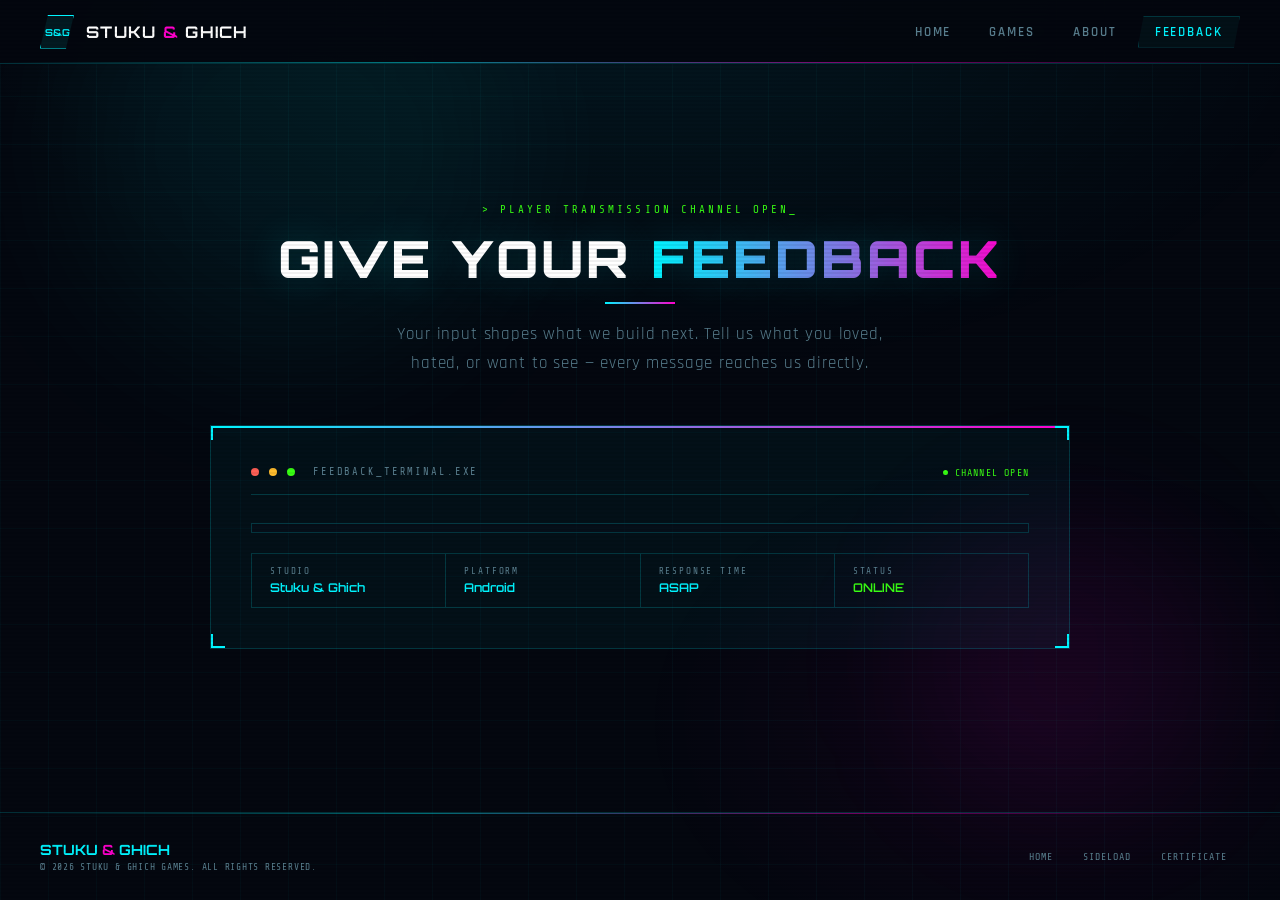
<file: feedback.html>
<!DOCTYPE html>
<html lang="en">
<head>
  <meta charset="UTF-8"/>
  <meta name="viewport" content="width=device-width, initial-scale=1.0"/>
  <title>Feedback — Stuku &amp; Ghich Games</title>
  <link href="https://fonts.googleapis.com/css2?family=Orbitron:wght@400;600;700;900&family=Rajdhani:wght@300;400;500;600;700&family=Share+Tech+Mono&display=swap" rel="stylesheet">
  <style>
    :root {
      --cyan: #00f5ff;
      --cyan2: #00c8d4;
      --magenta: #ff00cc;
      --green: #39ff14;
      --yellow: #ffe600;
      --dark: #04070f;
      --dark2: #080e1a;
      --dark3: #0c1526;
      --panel: rgba(0,245,255,0.04);
      --border-c: rgba(0,245,255,0.18);
      --border-h: rgba(0,245,255,0.55);
      --text: #c8e8f0;
      --text-dim: #5a8090;
    }

    *, *::before, *::after { box-sizing: border-box; margin: 0; padding: 0; }
    html { scroll-behavior: smooth; }

    body {
      font-family: 'Rajdhani', sans-serif;
      background: var(--dark);
      color: var(--text);
      overflow-x: hidden;
      min-height: 100vh;
      display: flex;
      flex-direction: column;
    }

    /* SCANLINES */
    body::after {
      content: '';
      position: fixed; inset: 0;
      pointer-events: none; z-index: 9999;
      background: repeating-linear-gradient(
        0deg, transparent, transparent 2px,
        rgba(0,0,0,0.06) 2px, rgba(0,0,0,0.06) 4px
      );
    }

    /* GRID BG */
    .grid-bg {
      position: fixed; inset: 0; z-index: 0; pointer-events: none;
      background-image:
        linear-gradient(rgba(0,245,255,0.03) 1px, transparent 1px),
        linear-gradient(90deg, rgba(0,245,255,0.03) 1px, transparent 1px);
      background-size: 48px 48px;
    }
    .grid-bg::after {
      content: '';
      position: absolute; inset: 0;
      background:
        radial-gradient(ellipse 80% 60% at 50% 0%, rgba(0,245,255,0.07) 0%, transparent 70%),
        radial-gradient(ellipse 50% 50% at 80% 80%, rgba(255,0,204,0.05) 0%, transparent 60%);
    }

    /* HEADER */
    header {
      position: fixed; top: 0; left: 0; right: 0; z-index: 500;
      height: 64px;
      display: flex; align-items: center; justify-content: space-between;
      padding: 0 40px;
      background: rgba(4,7,15,0.93);
      border-bottom: 1px solid var(--border-c);
      backdrop-filter: blur(20px);
    }
    header::after {
      content: '';
      position: absolute; bottom: 0; left: 0; right: 0; height: 1px;
      background: linear-gradient(90deg, transparent, var(--cyan), var(--magenta), transparent);
      opacity: 0.5;
    }

    .logo { display: flex; align-items: center; gap: 12px; text-decoration: none; }
    .logo-chip {
      width: 34px; height: 34px;
      background: rgba(0,245,255,0.08);
      border: 1.5px solid var(--cyan);
      display: flex; align-items: center; justify-content: center;
      font-family: 'Orbitron', monospace; font-size: 0.6rem; font-weight: 700;
      color: var(--cyan);
      clip-path: polygon(8px 0%, 100% 0%, calc(100% - 8px) 100%, 0% 100%);
    }
    .logo-name {
      font-family: 'Orbitron', monospace; font-size: 1rem; font-weight: 700;
      letter-spacing: 0.08em; color: #fff;
    }
    .logo-name em { font-style: normal; color: var(--magenta); }

    nav { display: flex; gap: 4px; align-items: center; }
    nav a {
      font-family: 'Rajdhani', sans-serif; font-size: 0.8rem; font-weight: 600;
      letter-spacing: 0.15em; text-transform: uppercase;
      color: var(--text-dim); text-decoration: none;
      padding: 7px 16px; border: 1px solid transparent;
      transition: all 0.22s;
      clip-path: polygon(6px 0%, 100% 0%, calc(100% - 6px) 100%, 0% 100%);
    }
    nav a:hover { color: var(--cyan); border-color: var(--border-c); background: var(--panel); }
    nav a.active { color: var(--cyan); border-color: var(--border-c); background: var(--panel); }

    /* HUD CORNERS */
    .hc { position: absolute; width: 14px; height: 14px; pointer-events: none; }
    .hc.tl { top: 0; left: 0; border-top: 2px solid var(--cyan); border-left: 2px solid var(--cyan); }
    .hc.tr { top: 0; right: 0; border-top: 2px solid var(--cyan); border-right: 2px solid var(--cyan); }
    .hc.bl { bottom: 0; left: 0; border-bottom: 2px solid var(--cyan); border-left: 2px solid var(--cyan); }
    .hc.br { bottom: 0; right: 0; border-bottom: 2px solid var(--cyan); border-right: 2px solid var(--cyan); }

    /* ORBS */
    .orb {
      position: fixed; border-radius: 50%; filter: blur(70px); pointer-events: none; z-index: 0;
      animation: float 9s ease-in-out infinite;
    }
    .o1 { width: 450px; height: 450px; background: rgba(0,245,255,0.05); top: -80px; left: 5%; }
    .o2 { width: 300px; height: 300px; background: rgba(255,0,204,0.05); bottom: 10%; right: 5%; animation-delay: -4s; }
    @keyframes float { 0%,100%{transform:translateY(0) scale(1)} 50%{transform:translateY(-24px) scale(1.07)} }

    /* MAIN */
    main {
      flex: 1;
      display: flex;
      flex-direction: column;
      align-items: center;
      justify-content: center;
      padding: 100px 24px 60px;
      position: relative;
      z-index: 1;
    }

    /* PAGE HEADER */
    .page-hdr {
      text-align: center;
      margin-bottom: 48px;
      opacity: 0;
      animation: fu 0.8s 0.2s forwards;
    }
    .page-tag {
      font-family: 'Share Tech Mono', monospace; font-size: 0.68rem;
      color: var(--green); letter-spacing: 0.28em; margin-bottom: 14px;
    }
    .page-tag::before { content: '> '; }
    .page-tag::after { content: '_'; animation: cur 1s step-end infinite; }
    @keyframes cur { 0%,100%{opacity:1} 50%{opacity:0} }

    .page-title {
      font-family: 'Orbitron', monospace; font-weight: 900;
      font-size: clamp(1.8rem, 5vw, 3.2rem);
      letter-spacing: 0.06em; line-height: 1.1;
      color: #fff;
      text-shadow: 0 0 40px rgba(0,245,255,0.2);
      margin-bottom: 12px;
    }
    .page-title span {
      background: linear-gradient(90deg, var(--cyan), var(--magenta));
      -webkit-background-clip: text; -webkit-text-fill-color: transparent; background-clip: text;
    }

    .page-sub {
      font-family: 'Rajdhani', sans-serif; font-size: 1.05rem;
      color: var(--text-dim); font-weight: 400; letter-spacing: 0.05em;
      max-width: 500px; margin: 0 auto;
      line-height: 1.7;
    }

    .page-line {
      width: 70px; height: 2px;
      background: linear-gradient(90deg, var(--cyan), var(--magenta));
      margin: 16px auto 0;
    }

    /* FEEDBACK PANEL */
    .feedback-panel {
      position: relative;
      width: 100%;
      max-width: 860px;
      border: 1px solid var(--border-c);
      background: var(--panel);
      padding: 40px;
      transition: border-color 0.3s;
      opacity: 0;
      animation: fu 0.8s 0.45s forwards;
    }
    .feedback-panel::before {
      content: ''; position: absolute; top: 0; left: 0; right: 0; height: 2px;
      background: linear-gradient(90deg, var(--cyan), var(--magenta), var(--cyan));
      background-size: 200%;
      animation: gslide 3s linear infinite;
    }
    @keyframes gslide { 0%{background-position:0%} 100%{background-position:200%} }
    .feedback-panel:hover { border-color: var(--border-h); }

    /* panel top bar */
    .panel-bar {
      display: flex;
      align-items: center;
      justify-content: space-between;
      margin-bottom: 28px;
      padding-bottom: 16px;
      border-bottom: 1px solid var(--border-c);
    }
    .panel-bar-left {
      display: flex; align-items: center; gap: 10px;
    }
    .panel-dot {
      width: 8px; height: 8px; border-radius: 50%;
    }
    .pd-r { background: #ff5f56; }
    .pd-y { background: #ffbd2e; }
    .pd-g { background: var(--green); animation: cur 2s ease-in-out infinite; }

    .panel-label {
      font-family: 'Share Tech Mono', monospace; font-size: 0.65rem;
      color: var(--text-dim); letter-spacing: 0.18em; text-transform: uppercase;
    }
    .panel-status {
      display: flex; align-items: center; gap: 7px;
      font-family: 'Share Tech Mono', monospace; font-size: 0.62rem;
      color: var(--green); letter-spacing: 0.12em;
    }
    .ps-dot { width: 5px; height: 5px; background: var(--green); border-radius: 50%; animation: cur 1.5s ease-in-out infinite; }

    /* widget area */
    .widget-area {
      border-radius: 0;
      overflow: hidden;
      background: rgba(8,14,26,0.6);
      border: 1px solid var(--border-c);
      padding: 4px;
    }

    /* info row */
    .info-row {
      display: flex;
      gap: 0;
      margin-top: 20px;
      border: 1px solid var(--border-c);
    }
    .info-cell {
      flex: 1; padding: 12px 18px;
      border-right: 1px solid var(--border-c);
    }
    .info-cell:last-child { border-right: none; }
    .ic-lbl {
      font-family: 'Share Tech Mono', monospace; font-size: 0.58rem;
      color: var(--text-dim); letter-spacing: 0.2em; text-transform: uppercase; margin-bottom: 4px;
    }
    .ic-val {
      font-family: 'Orbitron', monospace; font-size: 0.75rem;
      color: var(--cyan); font-weight: 600;
    }

    /* FOOTER */
    footer {
      border-top: 1px solid var(--border-c);
      padding: 28px 40px;
      position: relative; z-index: 1;
    }
    footer::before {
      content: ''; position: absolute; top: 0; left: 0; right: 0; height: 1px;
      background: linear-gradient(90deg, transparent, var(--cyan), var(--magenta), transparent);
      opacity: 0.45;
    }
    .f-inner {
      max-width: 1200px; margin: 0 auto;
      display: flex; justify-content: space-between; align-items: center; flex-wrap: wrap; gap: 16px;
    }
    .f-name { font-family: 'Orbitron', monospace; font-size: 0.88rem; font-weight: 700; color: var(--cyan); }
    .f-name em { font-style: normal; color: var(--magenta); }
    .f-copy { font-family: 'Share Tech Mono', monospace; font-size: 0.6rem; color: var(--text-dim); letter-spacing: 0.08em; margin-top: 4px; }
    .f-links { display: flex; gap: 4px; flex-wrap: wrap; }
    .f-links a {
      font-family: 'Share Tech Mono', monospace; font-size: 0.62rem; color: var(--text-dim);
      text-decoration: none; letter-spacing: 0.1em; padding: 6px 12px;
      border: 1px solid transparent; transition: all 0.22s;
    }
    .f-links a:hover { color: var(--cyan); border-color: var(--border-c); background: var(--panel); }

    @keyframes fu { from{opacity:0;transform:translateY(22px)} to{opacity:1;transform:translateY(0)} }

    @media(max-width:600px){
      header { padding: 0 16px; }
      main { padding: 90px 16px 50px; }
      .feedback-panel { padding: 20px; }
      footer { padding: 20px 16px; }
      .info-row { flex-direction: column; }
      .info-cell { border-right: none; border-bottom: 1px solid var(--border-c); }
      .info-cell:last-child { border-bottom: none; }
      nav a { font-size: 0.7rem; padding: 6px 10px; }
      .logo-name { font-size: 0.82rem; }
      .hm { display: none; }
    }
  </style>
</head>
  <!-- Google tag (gtag.js) -->
<script async src="https://www.googletagmanager.com/gtag/js?id=G-DMY0KFKS8Z"></script>
<script>
  window.dataLayer = window.dataLayer || [];
  function gtag(){dataLayer.push(arguments);}
  gtag('js', new Date());

  gtag('config', 'G-DMY0KFKS8Z');
</script>
<body>
  <div class="grid-bg"></div>
  <div class="orb o1"></div>
  <div class="orb o2"></div>

  <!-- HEADER -->
  <header>
    <a href="index.html" class="logo">
      <div class="logo-chip">S&amp;G</div>
      <div class="logo-name">STUKU <em>&amp;</em> GHICH</div>
    </a>
    <nav>
      <a href="index.html" class="hm">HOME</a>
      <a href="index.html#games" class="hm">GAMES</a>
      <a href="index.html#about" class="hm">ABOUT</a>
      <a href="feedback.html" class="active">FEEDBACK</a>
    </nav>
  </header>

  <!-- MAIN -->
  <main>
    <div class="page-hdr">
      <div class="page-tag">PLAYER TRANSMISSION CHANNEL OPEN</div>
      <h1 class="page-title">GIVE YOUR <span>FEEDBACK</span></h1>
      <div class="page-line"></div>
      <p class="page-sub" style="margin-top:16px;">Your input shapes what we build next. Tell us what you loved, hated, or want to see — every message reaches us directly.</p>
    </div>

    <div class="feedback-panel">
      <div class="hc tl"></div><div class="hc tr"></div>
      <div class="hc bl"></div><div class="hc br"></div>

      <div class="panel-bar">
        <div class="panel-bar-left">
          <div class="panel-dot pd-r"></div>
          <div class="panel-dot pd-y"></div>
          <div class="panel-dot pd-g"></div>
          <span class="panel-label" style="margin-left:8px;">feedback_terminal.exe</span>
        </div>
        <div class="panel-status">
          <div class="ps-dot"></div>
          CHANNEL OPEN
        </div>
      </div>

      <div class="widget-area">
        <script src="https://elfsightcdn.com/platform.js" async></script>
        <div class="elfsight-app-ef8dcf23-e4e3-4ed3-b989-63ade33f0516" data-elfsight-app-lazy></div>
      </div>

      <div class="info-row">
        <div class="info-cell">
          <div class="ic-lbl">Studio</div>
          <div class="ic-val">Stuku &amp; Ghich</div>
        </div>
        <div class="info-cell">
          <div class="ic-lbl">Platform</div>
          <div class="ic-val">Android</div>
        </div>
        <div class="info-cell">
          <div class="ic-lbl">Response Time</div>
          <div class="ic-val">ASAP</div>
        </div>
        <div class="info-cell">
          <div class="ic-lbl">Status</div>
          <div class="ic-val" style="color:var(--green)">ONLINE</div>
        </div>
      </div>
    </div>
  </main>

  <!-- FOOTER -->
  <footer>
    <div class="f-inner">
      <div>
        <div class="f-name">STUKU <em>&amp;</em> GHICH</div>
        <div class="f-copy">© 2026 STUKU &amp; GHICH GAMES. ALL RIGHTS RESERVED.</div>
      </div>
      <div class="f-links">
        <a href="index.html">HOME</a>
        <a href="sideload.html">SIDELOAD</a>
        <a href="UACT_CERTIFICATE.png">CERTIFICATE</a>
      </div>
    </div>
  </footer>
</body>
</html>
</file>
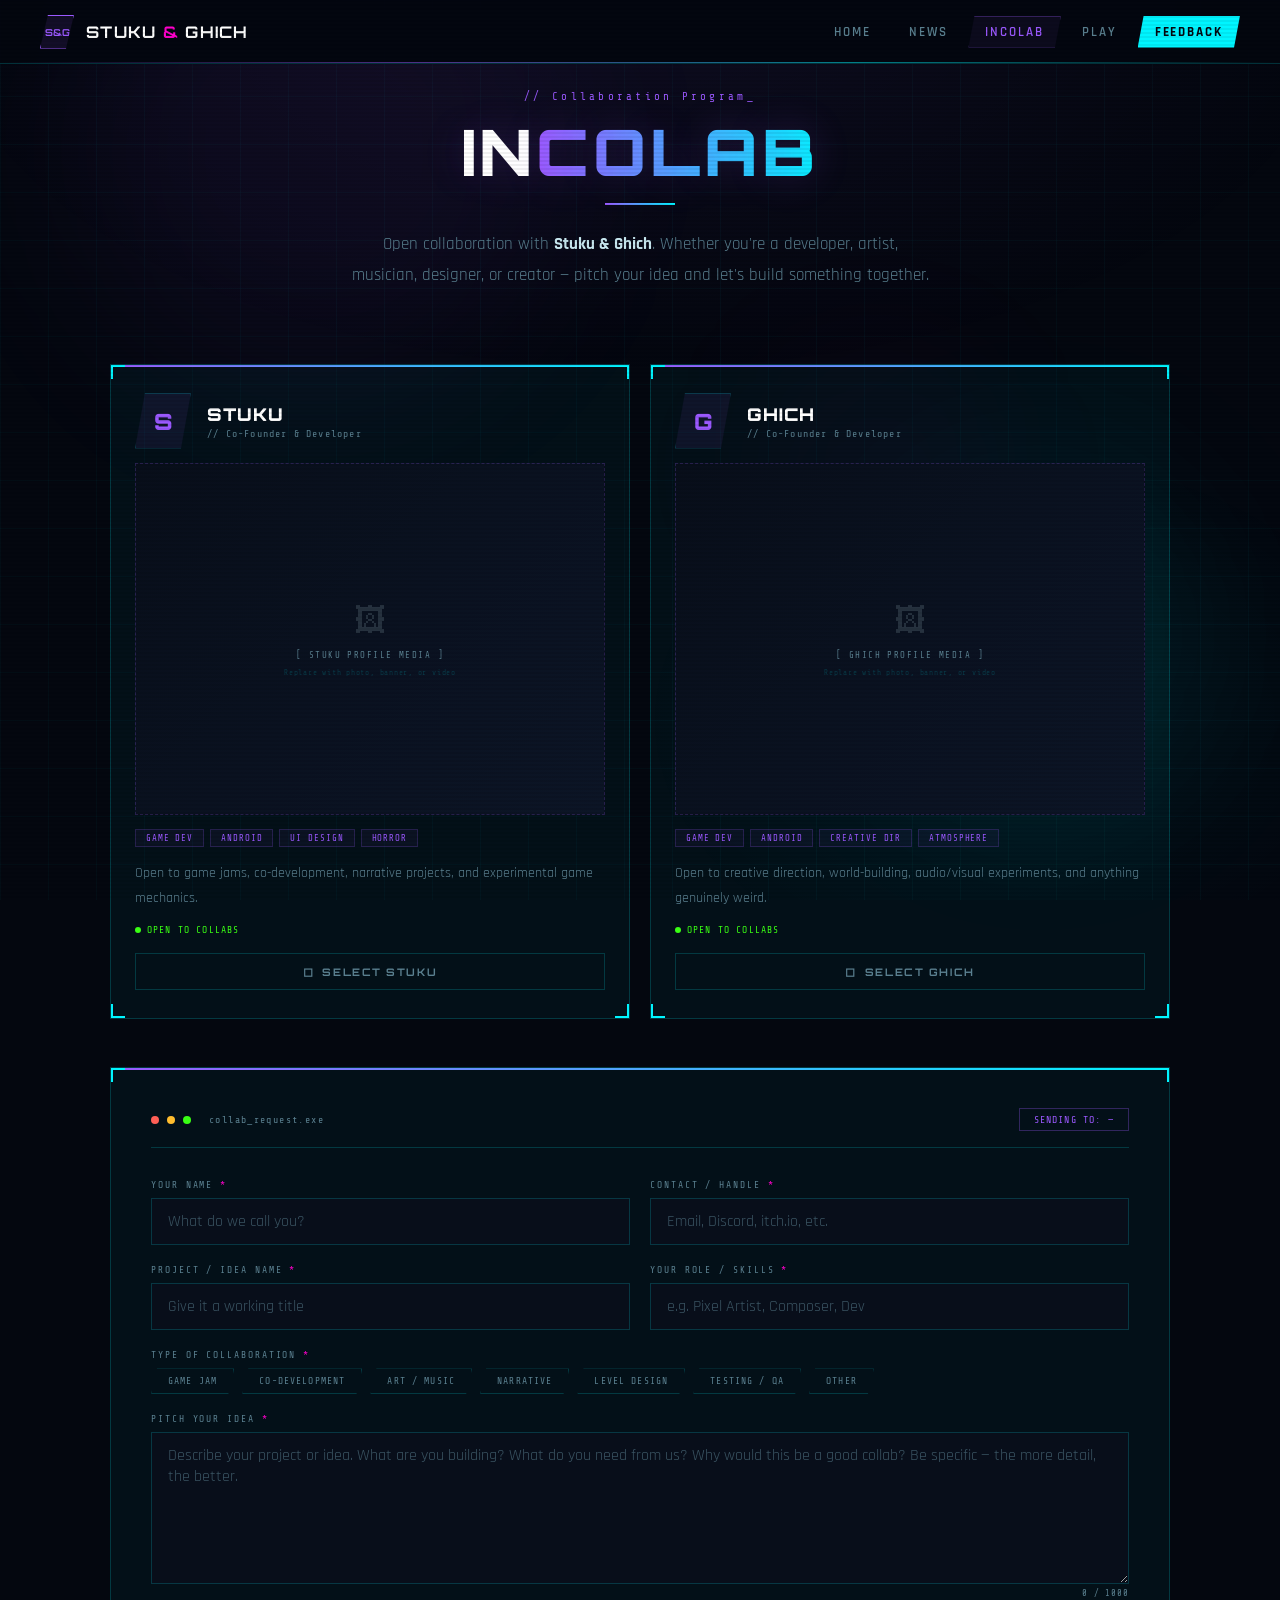
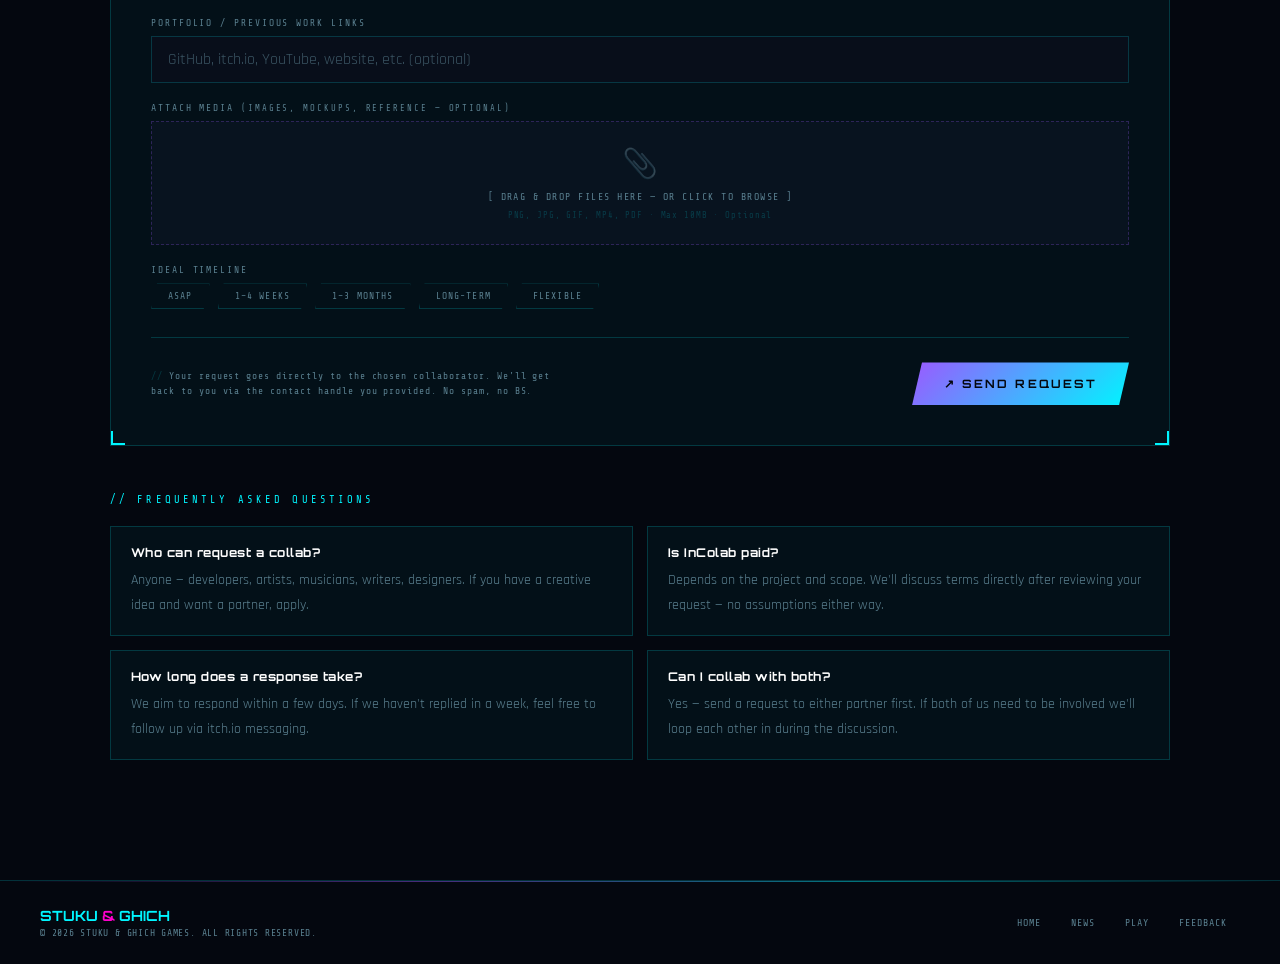
<file: incolab.html>
<!DOCTYPE html>
<html lang="en">
<head>
  <meta charset="UTF-8"/>
  <meta name="viewport" content="width=device-width, initial-scale=1.0"/>
  <title>InColab — Collaborate with Stuku &amp; Ghich</title>
  <link href="https://fonts.googleapis.com/css2?family=Orbitron:wght@400;600;700;900&family=Rajdhani:wght@300;400;500;600;700&family=Share+Tech+Mono&display=swap" rel="stylesheet">
  <style>
    :root {
      --cyan: #00f5ff;
      --cyan2: #00c8d4;
      --magenta: #ff00cc;
      --green: #39ff14;
      --yellow: #ffe600;
      --purple: #9b59ff;
      --dark: #04070f;
      --dark2: #080e1a;
      --dark3: #0c1526;
      --panel: rgba(0,245,255,0.04);
      --border-c: rgba(0,245,255,0.18);
      --border-h: rgba(0,245,255,0.55);
      --text: #c8e8f0;
      --text-dim: #5a8090;
    }
    *, *::before, *::after { box-sizing:border-box; margin:0; padding:0; }
    html { scroll-behavior:smooth; }
    body {
      font-family:'Rajdhani',sans-serif;
      background:var(--dark); color:var(--text);
      overflow-x:hidden; min-height:100vh; display:flex; flex-direction:column;
    }
    body::after {
      content:''; position:fixed; inset:0; pointer-events:none; z-index:9999;
      background:repeating-linear-gradient(0deg,transparent,transparent 2px,rgba(0,0,0,0.06) 2px,rgba(0,0,0,0.06) 4px);
    }
    .grid-bg {
      position:fixed; inset:0; z-index:0; pointer-events:none;
      background-image:
        linear-gradient(rgba(0,245,255,0.03) 1px,transparent 1px),
        linear-gradient(90deg,rgba(0,245,255,0.03) 1px,transparent 1px);
      background-size:48px 48px;
    }
    .grid-bg::after {
      content:''; position:absolute; inset:0;
      background:
        radial-gradient(ellipse 80% 60% at 50% 0%,rgba(155,89,255,0.07) 0%,transparent 70%),
        radial-gradient(ellipse 50% 50% at 80% 80%,rgba(0,245,255,0.05) 0%,transparent 60%);
    }
    .orb { position:fixed; border-radius:50%; filter:blur(80px); pointer-events:none; z-index:0; animation:float 9s ease-in-out infinite; }
    .o1 { width:500px; height:500px; background:rgba(155,89,255,0.05); top:-100px; left:5%; }
    .o2 { width:350px; height:350px; background:rgba(0,245,255,0.05); bottom:10%; right:5%; animation-delay:-4s; }
    .o3 { width:220px; height:220px; background:rgba(255,0,204,0.04); top:40%; left:60%; animation-delay:-7s; }
    @keyframes float { 0%,100%{transform:translateY(0) scale(1)} 50%{transform:translateY(-22px) scale(1.06)} }
    @keyframes fu { from{opacity:0;transform:translateY(22px)} to{opacity:1;transform:translateY(0)} }
    @keyframes gslide { 0%{background-position:0%} 100%{background-position:200%} }
    @keyframes cur { 0%,100%{opacity:1} 50%{opacity:0} }
    @keyframes blink { 0%,100%{opacity:1} 50%{opacity:0.3} }

    /* HEADER */
    header {
      position:fixed; top:0; left:0; right:0; z-index:500;
      height:64px; display:flex; align-items:center; justify-content:space-between;
      padding:0 40px; background:rgba(4,7,15,0.95);
      border-bottom:1px solid var(--border-c); backdrop-filter:blur(20px);
    }
    header::after {
      content:''; position:absolute; bottom:0; left:0; right:0; height:1px;
      background:linear-gradient(90deg,transparent,var(--purple),var(--cyan),transparent); opacity:0.5;
    }
    .logo { display:flex; align-items:center; gap:12px; text-decoration:none; }
    .logo-chip {
      width:34px; height:34px; background:rgba(155,89,255,0.1);
      border:1.5px solid var(--purple);
      display:flex; align-items:center; justify-content:center;
      font-family:'Orbitron',monospace; font-size:0.6rem; font-weight:700; color:var(--purple);
      clip-path:polygon(8px 0%,100% 0%,calc(100% - 8px) 100%,0% 100%);
    }
    .logo-name { font-family:'Orbitron',monospace; font-size:1rem; font-weight:700; letter-spacing:0.08em; color:#fff; }
    .logo-name em { font-style:normal; color:var(--magenta); }
    nav { display:flex; gap:4px; align-items:center; }
    nav a {
      font-family:'Rajdhani',sans-serif; font-size:0.8rem; font-weight:600;
      letter-spacing:0.15em; text-transform:uppercase; color:var(--text-dim);
      text-decoration:none; padding:7px 16px; border:1px solid transparent;
      transition:all 0.22s;
      clip-path:polygon(6px 0%,100% 0%,calc(100% - 6px) 100%,0% 100%);
    }
    nav a:hover { color:var(--cyan); border-color:var(--border-c); background:var(--panel); }
    nav a.active { color:var(--purple); border-color:rgba(155,89,255,0.3); background:rgba(155,89,255,0.06); }
    nav a.cta { color:var(--dark); background:var(--cyan); border-color:var(--cyan); font-weight:700; }
    nav a.cta:hover { background:var(--cyan2); box-shadow:0 0 20px rgba(0,245,255,0.4); }

    /* HUD CORNERS */
    .hc { position:absolute; width:14px; height:14px; pointer-events:none; }
    .hc.tl { top:0; left:0; border-top:2px solid var(--cyan); border-left:2px solid var(--cyan); }
    .hc.tr { top:0; right:0; border-top:2px solid var(--cyan); border-right:2px solid var(--cyan); }
    .hc.bl { bottom:0; left:0; border-bottom:2px solid var(--cyan); border-left:2px solid var(--cyan); }
    .hc.br { bottom:0; right:0; border-bottom:2px solid var(--cyan); border-right:2px solid var(--cyan); }
    .hc.purple.tl { border-color:var(--purple); }
    .hc.purple.tr { border-color:var(--purple); }
    .hc.purple.bl { border-color:var(--purple); }
    .hc.purple.br { border-color:var(--purple); }

    /* MAIN */
    main { flex:1; padding:90px 24px 60px; position:relative; z-index:1; }
    .wrap { max-width:1060px; margin:0 auto; }

    /* PAGE HERO */
    .page-hero {
      text-align:center; margin-bottom:72px;
      opacity:0; animation:fu 0.8s 0.1s forwards;
    }
    .page-tag {
      font-family:'Share Tech Mono',monospace; font-size:0.68rem;
      color:var(--purple); letter-spacing:0.3em; margin-bottom:14px;
    }
    .page-tag::before { content:'// '; }
    .page-tag::after { content:'_'; animation:cur 1s step-end infinite; }
    .page-title {
      font-family:'Orbitron',monospace; font-weight:900;
      font-size:clamp(2rem,6vw,4rem); letter-spacing:0.06em; color:#fff;
      text-shadow:0 0 40px rgba(155,89,255,0.2); margin-bottom:10px;
      line-height:1.1;
    }
    .page-title span {
      background:linear-gradient(90deg,var(--purple),var(--cyan));
      -webkit-background-clip:text; -webkit-text-fill-color:transparent; background-clip:text;
    }
    .page-line { width:70px; height:2px; background:linear-gradient(90deg,var(--purple),var(--cyan)); margin:16px auto 0; }
    .page-sub {
      font-size:1.05rem; color:var(--text-dim); line-height:1.85;
      max-width:580px; margin:24px auto 0;
    }
    .page-sub strong { color:var(--text); }

    /* ── PARTNER SELECTOR ── */
    .partner-selector {
      display:grid; grid-template-columns:1fr 1fr; gap:20px;
      margin-bottom:48px;
      opacity:0; animation:fu 0.8s 0.25s forwards;
    }

    .partner-card {
      position:relative; border:1px solid var(--border-c);
      background:var(--panel); padding:28px 24px;
      cursor:pointer; transition:all 0.25s;
      display:flex; flex-direction:column; gap:14px;
    }
    .partner-card::before {
      content:''; position:absolute; top:0; left:0; right:0; height:2px;
      background:linear-gradient(90deg,var(--purple),var(--cyan),var(--purple));
      background-size:200%; animation:gslide 3s linear infinite;
    }
    .partner-card:hover { border-color:var(--border-h); transform:translateY(-4px); }
    .partner-card.selected {
      border-color:rgba(155,89,255,0.6);
      background:rgba(155,89,255,0.07);
      box-shadow:0 0 30px rgba(155,89,255,0.15);
    }
    .partner-card.selected::before {
      background:linear-gradient(90deg,var(--purple),var(--magenta),var(--purple));
      background-size:200%;
    }

    .pc-header { display:flex; align-items:center; gap:16px; }
    .pc-avatar {
      width:56px; height:56px; flex-shrink:0;
      border:1.5px solid var(--border-c);
      display:flex; align-items:center; justify-content:center;
      font-family:'Orbitron',monospace; font-size:1.4rem; font-weight:900;
      color:var(--purple); background:rgba(155,89,255,0.08);
      clip-path:polygon(10px 0%,100% 0%,calc(100% - 10px) 100%,0% 100%);
      transition:all 0.25s;
    }
    .partner-card.selected .pc-avatar {
      border-color:rgba(155,89,255,0.5);
      background:rgba(155,89,255,0.15);
    }

    /* PROFILE PICTURE PLACEHOLDER inside avatar */
    .pc-avatar img { width:100%; height:100%; object-fit:cover; }

    .pc-info {}
    .pc-name { font-family:'Orbitron',monospace; font-size:1.1rem; font-weight:900; color:#fff; letter-spacing:0.05em; }
    .pc-role { font-family:'Share Tech Mono',monospace; font-size:0.62rem; color:var(--text-dim); letter-spacing:0.12em; margin-top:3px; }

    .pc-status {
      display:flex; align-items:center; gap:6px;
      font-family:'Share Tech Mono',monospace; font-size:0.6rem;
      color:var(--green); letter-spacing:0.12em;
    }
    .pc-dot { width:6px; height:6px; border-radius:50%; background:var(--green); animation:blink 1.5s ease-in-out infinite; }

    /* media placeholder for partner profile */
    .pc-media {
      width:100%; aspect-ratio:4/3;
      border:1px dashed rgba(155,89,255,0.2);
      background:linear-gradient(135deg,var(--dark2),var(--dark3));
      display:flex; flex-direction:column; align-items:center; justify-content:center;
      gap:8px;
    }
    .pc-media-icon { font-size:2rem; opacity:0.15; }
    .pc-media-label {
      font-family:'Share Tech Mono',monospace; font-size:0.56rem;
      color:var(--text-dim); letter-spacing:0.16em; text-align:center;
    }
    .pc-media-hint {
      font-family:'Share Tech Mono',monospace; font-size:0.48rem;
      color:var(--border-c); letter-spacing:0.1em; text-align:center;
    }

    .pc-tags { display:flex; gap:6px; flex-wrap:wrap; }
    .pc-tag {
      font-family:'Share Tech Mono',monospace; font-size:0.56rem;
      color:var(--purple); letter-spacing:0.1em;
      border:1px solid rgba(155,89,255,0.2); background:rgba(155,89,255,0.05);
      padding:3px 10px;
    }

    .pc-desc { font-size:0.9rem; color:var(--text-dim); line-height:1.75; }

    .pc-select-label {
      display:flex; align-items:center; justify-content:center; gap:8px;
      font-family:'Orbitron',monospace; font-size:0.65rem; font-weight:700;
      letter-spacing:0.15em; color:var(--text-dim);
      padding:10px; border:1px solid var(--border-c); transition:all 0.22s;
      margin-top:4px;
    }
    .partner-card:hover .pc-select-label { color:var(--cyan); border-color:var(--border-h); }
    .partner-card.selected .pc-select-label { color:var(--purple); border-color:rgba(155,89,255,0.4); background:rgba(155,89,255,0.08); }
    .pc-check { font-size:0.75rem; }

    /* ── COLLAB FORM ── */
    .form-panel {
      position:relative; border:1px solid var(--border-c);
      background:var(--panel); padding:40px;
      opacity:0; animation:fu 0.8s 0.4s forwards;
    }
    .form-panel::before {
      content:''; position:absolute; top:0; left:0; right:0; height:2px;
      background:linear-gradient(90deg,var(--purple),var(--cyan),var(--purple));
      background-size:200%; animation:gslide 3s linear infinite;
    }

    .fp-bar {
      display:flex; align-items:center; justify-content:space-between;
      margin-bottom:32px; padding-bottom:16px; border-bottom:1px solid var(--border-c);
    }
    .fp-bar-left { display:flex; align-items:center; gap:8px; }
    .bd { width:8px; height:8px; border-radius:50%; }
    .bd-r { background:#ff5f56; }
    .bd-y { background:#ffbd2e; }
    .bd-g { background:var(--green); animation:blink 2s ease-in-out infinite; }
    .fp-label { font-family:'Share Tech Mono',monospace; font-size:0.62rem; color:var(--text-dim); letter-spacing:0.14em; margin-left:10px; }
    .fp-target {
      font-family:'Share Tech Mono',monospace; font-size:0.62rem;
      color:var(--purple); letter-spacing:0.12em;
      border:1px solid rgba(155,89,255,0.3); padding:5px 14px;
    }
    #form-target-label { color:var(--purple); }

    .form-grid { display:grid; grid-template-columns:1fr 1fr; gap:20px; margin-bottom:20px; }
    .form-full { grid-column:1 / -1; }

    .field { display:flex; flex-direction:column; gap:8px; }
    .field-label {
      font-family:'Share Tech Mono',monospace; font-size:0.6rem;
      color:var(--text-dim); letter-spacing:0.2em; text-transform:uppercase;
    }
    .field-label span { color:var(--magenta); }

    .field input, .field textarea, .field select {
      font-family:'Rajdhani',sans-serif; font-size:1rem; font-weight:400;
      color:var(--text); background:var(--dark2);
      border:1px solid var(--border-c); padding:12px 16px;
      outline:none; transition:border-color 0.22s;
      width:100%; resize:vertical;
      -webkit-appearance:none;
    }
    .field input::placeholder, .field textarea::placeholder { color:var(--text-dim); opacity:0.6; }
    .field input:focus, .field textarea:focus, .field select:focus {
      border-color:var(--purple);
      box-shadow:0 0 0 1px rgba(155,89,255,0.2);
    }
    .field select option { background:var(--dark2); color:var(--text); }

    /* MEDIA UPLOAD PLACEHOLDER */
    .field-media {
      border:1px dashed rgba(155,89,255,0.25);
      background:rgba(155,89,255,0.03);
      padding:24px; display:flex; flex-direction:column;
      align-items:center; justify-content:center; gap:8px;
      cursor:pointer; transition:all 0.22s;
    }
    .field-media:hover { border-color:rgba(155,89,255,0.5); background:rgba(155,89,255,0.06); }
    .field-media-icon { font-size:1.8rem; opacity:0.25; }
    .field-media-label {
      font-family:'Share Tech Mono',monospace; font-size:0.62rem;
      color:var(--text-dim); letter-spacing:0.15em; text-align:center;
    }
    .field-media-hint {
      font-family:'Share Tech Mono',monospace; font-size:0.55rem;
      color:var(--border-c); letter-spacing:0.1em; text-align:center;
    }
    /* actual hidden file input you can wire up */
    .field-media input[type="file"] { display:none; }

    /* COLLAB TYPE CHIPS */
    .chip-group { display:flex; gap:8px; flex-wrap:wrap; }
    .chip {
      font-family:'Share Tech Mono',monospace; font-size:0.6rem;
      color:var(--text-dim); letter-spacing:0.12em;
      padding:7px 16px; border:1px solid var(--border-c);
      background:transparent; cursor:pointer; transition:all 0.2s;
      clip-path:polygon(6px 0%,100% 0%,calc(100% - 6px) 100%,0% 100%);
      user-select:none;
    }
    .chip:hover { color:var(--purple); border-color:rgba(155,89,255,0.35); }
    .chip.selected { color:var(--purple); border-color:rgba(155,89,255,0.5); background:rgba(155,89,255,0.1); }

    /* CHAR COUNTER */
    .char-hint {
      font-family:'Share Tech Mono',monospace; font-size:0.55rem;
      color:var(--text-dim); letter-spacing:0.1em; text-align:right; margin-top:-4px;
    }

    /* SUBMIT */
    .form-submit {
      display:flex; align-items:center; justify-content:space-between;
      padding-top:24px; border-top:1px solid var(--border-c); flex-wrap:wrap; gap:14px;
    }
    .form-note {
      font-family:'Share Tech Mono',monospace; font-size:0.6rem;
      color:var(--text-dim); letter-spacing:0.1em; line-height:1.6;
      max-width:420px;
    }
    .form-note::before { content:'// '; color:var(--border-c); }

    .submit-btn {
      display:inline-flex; align-items:center; gap:10px;
      font-family:'Orbitron',monospace; font-size:0.72rem; font-weight:700;
      letter-spacing:0.18em; text-transform:uppercase;
      padding:14px 32px; border:none; cursor:pointer;
      background:linear-gradient(135deg,var(--purple),var(--cyan));
      color:var(--dark); transition:all 0.25s;
      clip-path:polygon(10px 0%,100% 0%,calc(100% - 10px) 100%,0% 100%);
    }
    .submit-btn:hover {
      box-shadow:0 0 30px rgba(155,89,255,0.4), 0 0 60px rgba(0,245,255,0.15);
      transform:translateY(-2px);
    }

    /* ── SUCCESS STATE (hidden by default) ── */
    .success-state {
      display:none; flex-direction:column; align-items:center;
      text-align:center; padding:48px 24px; gap:16px;
    }
    .success-icon { font-size:3.5rem; }
    .success-title {
      font-family:'Orbitron',monospace; font-weight:900;
      font-size:1.4rem; color:var(--green); letter-spacing:0.05em;
    }
    .success-body { font-size:1rem; color:var(--text-dim); line-height:1.75; max-width:440px; }

    /* ── FAQ ── */
    .faq-section {
      margin-top:48px;
      opacity:0; animation:fu 0.8s 0.55s forwards;
    }
    .faq-title {
      font-family:'Share Tech Mono',monospace; font-size:0.65rem;
      color:var(--cyan); letter-spacing:0.3em; text-transform:uppercase;
      margin-bottom:20px;
    }
    .faq-title::before { content:'// '; }
    .faq-grid { display:grid; grid-template-columns:1fr 1fr; gap:14px; }
    .faq-item {
      padding:18px 20px; border:1px solid var(--border-c);
      background:var(--panel); transition:border-color 0.22s;
    }
    .faq-item:hover { border-color:var(--border-h); }
    .faq-q {
      font-family:'Orbitron',monospace; font-size:0.75rem; font-weight:700;
      color:#fff; letter-spacing:0.04em; margin-bottom:8px;
    }
    .faq-a { font-size:0.9rem; color:var(--text-dim); line-height:1.7; }

    /* FOOTER */
    footer { border-top:1px solid var(--border-c); padding:26px 40px; position:relative; z-index:1; margin-top:60px; }
    footer::before {
      content:''; position:absolute; top:0; left:0; right:0; height:1px;
      background:linear-gradient(90deg,transparent,var(--purple),var(--cyan),transparent); opacity:0.45;
    }
    .f-inner { max-width:1200px; margin:0 auto; display:flex; justify-content:space-between; align-items:center; flex-wrap:wrap; gap:16px; }
    .f-name { font-family:'Orbitron',monospace; font-size:0.88rem; font-weight:700; color:var(--cyan); }
    .f-name em { font-style:normal; color:var(--magenta); }
    .f-copy { font-family:'Share Tech Mono',monospace; font-size:0.6rem; color:var(--text-dim); letter-spacing:0.08em; margin-top:4px; }
    .f-links { display:flex; gap:4px; flex-wrap:wrap; }
    .f-links a {
      font-family:'Share Tech Mono',monospace; font-size:0.62rem; color:var(--text-dim);
      text-decoration:none; letter-spacing:0.1em; padding:6px 12px;
      border:1px solid transparent; transition:all 0.22s;
    }
    .f-links a:hover { color:var(--cyan); border-color:var(--border-c); background:var(--panel); }

    @media(max-width:760px){
      header { padding:0 16px; }
      main { padding:80px 12px 40px; }
      footer { padding:18px 16px; }
      .partner-selector, .form-grid, .faq-grid { grid-template-columns:1fr; }
      .form-panel { padding:22px 16px; }
      nav a { font-size:0.68rem; padding:5px 9px; }
      .logo-name { font-size:0.82rem; }
      .hm { display:none; }
    }
  </style>
</head>
<body>
  <div class="grid-bg"></div>
  <div class="orb o1"></div>
  <div class="orb o2"></div>
  <div class="orb o3"></div>

  <header>
    <a href="index.html" class="logo">
      <div class="logo-chip">S&amp;G</div>
      <div class="logo-name">STUKU <em>&amp;</em> GHICH</div>
    </a>
    <nav>
      <a href="index.html" class="hm">HOME</a>
      <a href="announcements.html" class="hm">NEWS</a>
      <a href="incolab.html" class="active">INCOLAB</a>
      <a href="play.html" class="hm">PLAY</a>
      <a href="feedback.html" class="cta">FEEDBACK</a>
    </nav>
  </header>

  <main>
    <div class="wrap">

      <!-- PAGE HERO -->
      <div class="page-hero">
        <div class="page-tag">Collaboration Program</div>
        <h1 class="page-title">IN<span>COLAB</span></h1>
        <div class="page-line"></div>
        <p class="page-sub">Open collaboration with <strong>Stuku &amp; Ghich</strong>. Whether you're a developer, artist, musician, designer, or creator — pitch your idea and let's build something together.</p>
      </div>

      <!-- PARTNER SELECTOR -->
      <div class="partner-selector">

        <!-- STUKU -->
        <div class="partner-card" id="card-stuku" onclick="selectPartner('stuku')">
          <div class="hc tl"></div><div class="hc tr"></div>
          <div class="hc bl"></div><div class="hc br"></div>

          <div class="pc-header">
            <!-- PROFILE PICTURE PLACEHOLDER
                 Replace the div below with:
                 <img src="stuku-photo.jpg" style="width:56px;height:56px;object-fit:cover;clip-path:polygon(10px 0%,100% 0%,calc(100% - 10px) 100%,0% 100%);">
            -->
            <div class="pc-avatar">S</div>
            <div class="pc-info">
              <div class="pc-name">STUKU</div>
              <div class="pc-role">// Co-Founder &amp; Developer</div>
            </div>
          </div>

          <!-- PROFILE MEDIA PLACEHOLDER
               Replace with a photo, banner, or short clip of Stuku
               e.g. <img src="stuku-banner.jpg" style="width:100%;border-radius:2px;">
          -->
          <div class="pc-media">
            <div class="pc-media-icon">🖼</div>
            <div class="pc-media-label">[ STUKU PROFILE MEDIA ]</div>
            <div class="pc-media-hint">Replace with photo, banner, or video</div>
          </div>

          <div class="pc-tags">
            <div class="pc-tag">GAME DEV</div>
            <div class="pc-tag">ANDROID</div>
            <div class="pc-tag">UI DESIGN</div>
            <div class="pc-tag">HORROR</div>
          </div>

          <div class="pc-desc">Open to game jams, co-development, narrative projects, and experimental game mechanics.</div>

          <div class="pc-status"><div class="pc-dot"></div>OPEN TO COLLABS</div>

          <div class="pc-select-label">
            <span class="pc-check" id="check-stuku">◻</span> SELECT STUKU
          </div>
        </div>

        <!-- GHICH -->
        <div class="partner-card" id="card-ghich" onclick="selectPartner('ghich')">
          <div class="hc tl"></div><div class="hc tr"></div>
          <div class="hc bl"></div><div class="hc br"></div>

          <div class="pc-header">
            <!-- PROFILE PICTURE PLACEHOLDER
                 Replace the div below with:
                 <img src="ghich-photo.jpg" style="width:56px;height:56px;object-fit:cover;clip-path:polygon(10px 0%,100% 0%,calc(100% - 10px) 100%,0% 100%);">
            -->
            <div class="pc-avatar">G</div>
            <div class="pc-info">
              <div class="pc-name">GHICH</div>
              <div class="pc-role">// Co-Founder &amp; Developer</div>
            </div>
          </div>

          <!-- PROFILE MEDIA PLACEHOLDER -->
          <div class="pc-media">
            <div class="pc-media-icon">🖼</div>
            <div class="pc-media-label">[ GHICH PROFILE MEDIA ]</div>
            <div class="pc-media-hint">Replace with photo, banner, or video</div>
          </div>

          <div class="pc-tags">
            <div class="pc-tag">GAME DEV</div>
            <div class="pc-tag">ANDROID</div>
            <div class="pc-tag">CREATIVE DIR</div>
            <div class="pc-tag">ATMOSPHERE</div>
          </div>

          <div class="pc-desc">Open to creative direction, world-building, audio/visual experiments, and anything genuinely weird.</div>

          <div class="pc-status"><div class="pc-dot"></div>OPEN TO COLLABS</div>

          <div class="pc-select-label">
            <span class="pc-check" id="check-ghich">◻</span> SELECT GHICH
          </div>
        </div>

      </div><!-- end partner-selector -->

      <!-- COLLAB FORM -->
      <div class="form-panel" id="collab-form">
        <div class="hc tl"></div><div class="hc tr"></div>
        <div class="hc bl"></div><div class="hc br"></div>

        <!-- TOP BAR -->
        <div class="fp-bar">
          <div class="fp-bar-left">
            <div class="bd bd-r"></div><div class="bd bd-y"></div><div class="bd bd-g"></div>
            <span class="fp-label">collab_request.exe</span>
          </div>
          <div class="fp-target">SENDING TO: <span id="form-target-label">—</span></div>
        </div>

        <!-- FORM (wire up action="" to your backend / Formspree / etc.) -->
        <form id="request-form" onsubmit="handleSubmit(event)">
          <input type="hidden" name="partner" id="partner-input" value="">

          <div class="form-grid">
            <div class="field">
              <div class="field-label">Your Name <span>*</span></div>
              <input type="text" name="name" placeholder="What do we call you?" required>
            </div>
            <div class="field">
              <div class="field-label">Contact / Handle <span>*</span></div>
              <input type="text" name="contact" placeholder="Email, Discord, itch.io, etc." required>
            </div>
            <div class="field">
              <div class="field-label">Project / Idea Name <span>*</span></div>
              <input type="text" name="project_name" placeholder="Give it a working title" required>
            </div>
            <div class="field">
              <div class="field-label">Your Role / Skills <span>*</span></div>
              <input type="text" name="skills" placeholder="e.g. Pixel Artist, Composer, Dev" required>
            </div>
          </div>

          <!-- COLLAB TYPE -->
          <div class="field" style="margin-bottom:20px;">
            <div class="field-label">Type of Collaboration <span>*</span></div>
            <div class="chip-group" id="chip-group">
              <div class="chip" onclick="toggleChip(this)">GAME JAM</div>
              <div class="chip" onclick="toggleChip(this)">CO-DEVELOPMENT</div>
              <div class="chip" onclick="toggleChip(this)">ART / MUSIC</div>
              <div class="chip" onclick="toggleChip(this)">NARRATIVE</div>
              <div class="chip" onclick="toggleChip(this)">LEVEL DESIGN</div>
              <div class="chip" onclick="toggleChip(this)">TESTING / QA</div>
              <div class="chip" onclick="toggleChip(this)">OTHER</div>
            </div>
            <input type="hidden" name="collab_type" id="collab-type-hidden">
          </div>

          <!-- PITCH -->
          <div class="field form-full" style="margin-bottom:8px;">
            <div class="field-label">Pitch Your Idea <span>*</span></div>
            <textarea name="pitch" rows="6" maxlength="1000" id="pitch-area"
              placeholder="Describe your project or idea. What are you building? What do you need from us? Why would this be a good collab? Be specific — the more detail, the better."
              oninput="updateCount()" required></textarea>
          </div>
          <div class="char-hint"><span id="char-count">0</span> / 1000</div>

          <!-- LINKS -->
          <div class="field form-full" style="margin-top:20px;">
            <div class="field-label">Portfolio / Previous Work Links</div>
            <input type="text" name="portfolio" placeholder="GitHub, itch.io, YouTube, website, etc. (optional)">
          </div>

          <!-- MEDIA UPLOAD PLACEHOLDER -->
          <div class="field form-full" style="margin-top:20px;">
            <div class="field-label">Attach Media <span style="color:var(--text-dim);font-size:0.55rem;">(images, mockups, reference — optional)</span></div>
            <!-- MEDIA UPLOAD AREA
                 Wire up to a real file input or a service like Uploadcare / Cloudinary.
                 Replace this entire div with a working <input type="file"> when ready.
            -->
            <label class="field-media" for="media-upload">
              <div class="field-media-icon">📎</div>
              <div class="field-media-label">[ DRAG &amp; DROP FILES HERE — OR CLICK TO BROWSE ]</div>
              <div class="field-media-hint">PNG, JPG, GIF, MP4, PDF · Max 10MB · Optional</div>
              <input type="file" id="media-upload" name="media" multiple accept="image/*,video/*,.pdf">
            </label>
          </div>

          <!-- TIMELINE -->
          <div class="field form-full" style="margin-top:20px; margin-bottom:0;">
            <div class="field-label">Ideal Timeline</div>
            <div class="chip-group">
              <div class="chip" onclick="toggleSingleChip(this,'timeline')">ASAP</div>
              <div class="chip" onclick="toggleSingleChip(this,'timeline')">1–4 WEEKS</div>
              <div class="chip" onclick="toggleSingleChip(this,'timeline')">1–3 MONTHS</div>
              <div class="chip" onclick="toggleSingleChip(this,'timeline')">LONG-TERM</div>
              <div class="chip" onclick="toggleSingleChip(this,'timeline')">FLEXIBLE</div>
            </div>
            <input type="hidden" name="timeline" id="timeline-hidden">
          </div>

          <div class="form-submit" style="margin-top:28px;">
            <div class="form-note">
              Your request goes directly to the chosen collaborator. We'll get back to you via the contact handle you provided. No spam, no BS.
            </div>
            <button type="submit" class="submit-btn">↗ SEND REQUEST</button>
          </div>
        </form>

        <!-- SUCCESS STATE -->
        <div class="success-state" id="success-state">
          <div class="success-icon">✅</div>
          <div class="success-title">REQUEST TRANSMITTED</div>
          <div class="success-body">Your collaboration request has been sent. We'll reach out via the contact you provided — keep an eye on it!</div>
        </div>

      </div><!-- end form-panel -->

      <!-- FAQ -->
      <div class="faq-section">
        <div class="faq-title">Frequently Asked Questions</div>
        <div class="faq-grid">
          <div class="faq-item">
            <div class="faq-q">Who can request a collab?</div>
            <div class="faq-a">Anyone — developers, artists, musicians, writers, designers. If you have a creative idea and want a partner, apply.</div>
          </div>
          <div class="faq-item">
            <div class="faq-q">Is InColab paid?</div>
            <div class="faq-a">Depends on the project and scope. We'll discuss terms directly after reviewing your request — no assumptions either way.</div>
          </div>
          <div class="faq-item">
            <div class="faq-q">How long does a response take?</div>
            <div class="faq-a">We aim to respond within a few days. If we haven't replied in a week, feel free to follow up via itch.io messaging.</div>
          </div>
          <div class="faq-item">
            <div class="faq-q">Can I collab with both?</div>
            <div class="faq-a">Yes — send a request to either partner first. If both of us need to be involved we'll loop each other in during the discussion.</div>
          </div>
        </div>
      </div>

    </div>
  </main>

  <footer>
    <div class="f-inner">
      <div>
        <div class="f-name">STUKU <em>&amp;</em> GHICH</div>
        <div class="f-copy">© 2026 STUKU &amp; GHICH GAMES. ALL RIGHTS RESERVED.</div>
      </div>
      <div class="f-links">
        <a href="index.html">HOME</a>
        <a href="announcements.html">NEWS</a>
        <a href="play.html">PLAY</a>
        <a href="feedback.html">FEEDBACK</a>
      </div>
    </div>
  </footer>

  <script>
    // ── PARTNER SELECTION ──
    let selectedPartner = '';

    // Pre-select from URL param e.g. incolab.html?partner=stuku
    const urlParam = new URLSearchParams(window.location.search).get('partner');
    if (urlParam === 'stuku' || urlParam === 'ghich') {
      selectPartner(urlParam);
    }

    function selectPartner(p) {
      selectedPartner = p;
      document.getElementById('partner-input').value = p;
      document.getElementById('form-target-label').textContent = p.toUpperCase();

      ['stuku','ghich'].forEach(id => {
        const card  = document.getElementById('card-' + id);
        const check = document.getElementById('check-' + id);
        if (id === p) {
          card.classList.add('selected');
          check.textContent = '◼';
        } else {
          card.classList.remove('selected');
          check.textContent = '◻';
        }
      });
    }

    // ── CHIP TOGGLES (multi-select) ──
    function toggleChip(el) {
      el.classList.toggle('selected');
      const selected = [...document.querySelectorAll('#chip-group .chip.selected')]
        .map(c => c.textContent.trim()).join(', ');
      document.getElementById('collab-type-hidden').value = selected;
    }

    // Single-select chips (timeline)
    function toggleSingleChip(el, group) {
      const siblings = el.parentElement.querySelectorAll('.chip');
      siblings.forEach(s => s.classList.remove('selected'));
      el.classList.add('selected');
      document.getElementById(group + '-hidden').value = el.textContent.trim();
    }

    // ── CHAR COUNTER ──
    function updateCount() {
      const ta = document.getElementById('pitch-area');
      document.getElementById('char-count').textContent = ta.value.length;
    }

    // ── FORM SUBMIT ──
    // Replace this with a real fetch() to your backend / Formspree endpoint
    function handleSubmit(e) {
      e.preventDefault();
      if (!selectedPartner) {
        alert('Please select a collaborator — Stuku or Ghich.');
        return;
      }
      // TODO: wire up to real backend
      // e.g. fetch('https://formspree.io/f/YOUR_ID', { method:'POST', body: new FormData(e.target) })
      document.getElementById('request-form').style.display = 'none';
      const s = document.getElementById('success-state');
      s.style.display = 'flex';
    }
  </script>
</body>
</html>
</file>
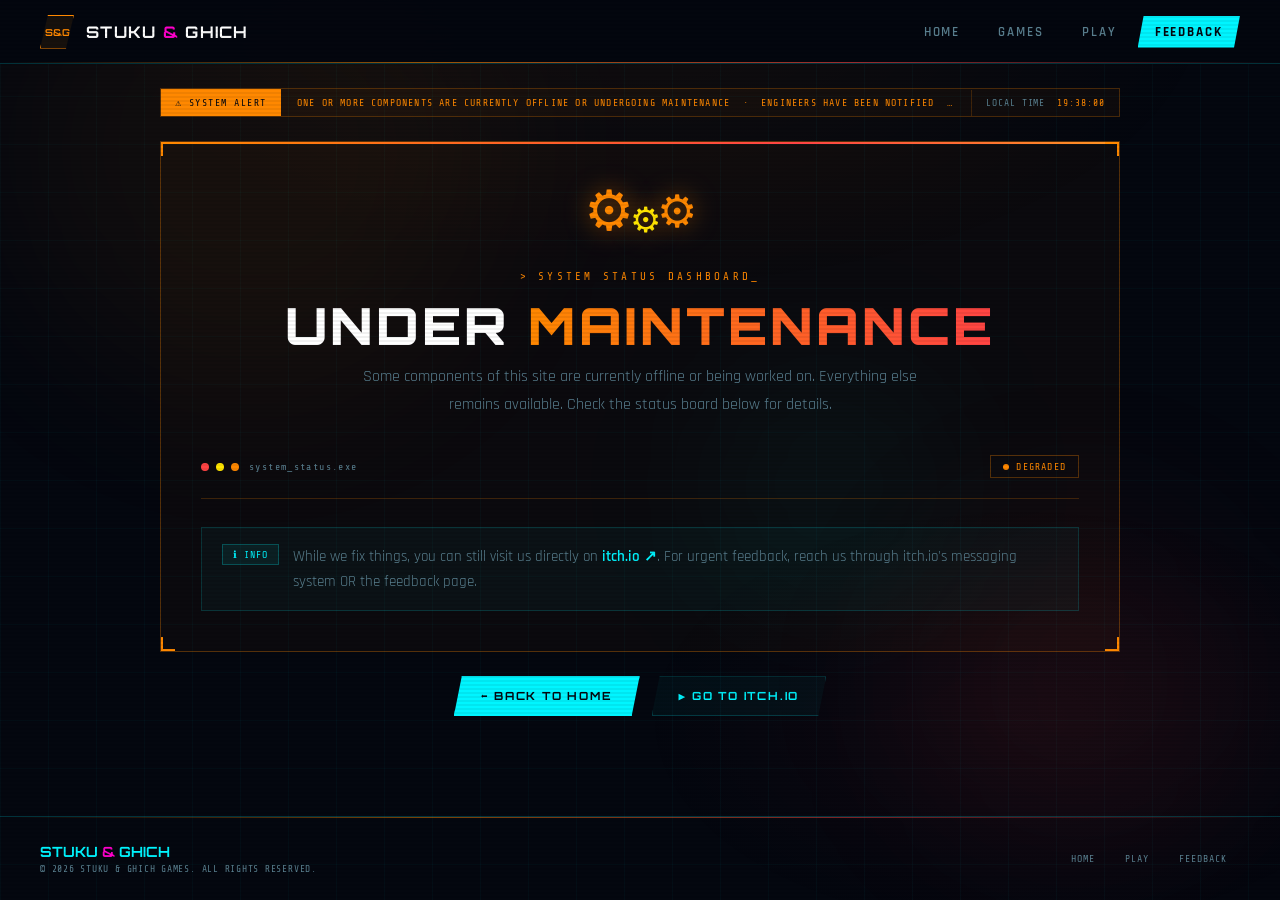
<file: maintenance.html>
<!DOCTYPE html>
<html lang="en">
<head>
  <meta charset="UTF-8"/>
  <meta name="viewport" content="width=device-width, initial-scale=1.0"/>
  <title>Maintenance — Stuku &amp; Ghich Games</title>
  <link href="https://fonts.googleapis.com/css2?family=Orbitron:wght@400;600;700;900&family=Rajdhani:wght@300;400;500;600;700&family=Share+Tech+Mono&display=swap" rel="stylesheet">
  <style>
    :root {
      --cyan: #00f5ff;
      --cyan2: #00c8d4;
      --magenta: #ff00cc;
      --green: #39ff14;
      --yellow: #ffe600;
      --red: #ff4444;
      --orange: #ff8800;
      --dark: #04070f;
      --dark2: #080e1a;
      --dark3: #0c1526;
      --panel: rgba(0,245,255,0.04);
      --border-c: rgba(0,245,255,0.18);
      --border-h: rgba(0,245,255,0.55);
      --text: #c8e8f0;
      --text-dim: #5a8090;
    }

    *, *::before, *::after { box-sizing: border-box; margin: 0; padding: 0; }
    html { scroll-behavior: smooth; }

    body {
      font-family: 'Rajdhani', sans-serif;
      background: var(--dark);
      color: var(--text);
      overflow-x: hidden;
      min-height: 100vh;
      display: flex;
      flex-direction: column;
    }

    /* SCANLINES */
    body::after {
      content: '';
      position: fixed; inset: 0; pointer-events: none; z-index: 9999;
      background: repeating-linear-gradient(
        0deg, transparent, transparent 2px,
        rgba(0,0,0,0.06) 2px, rgba(0,0,0,0.06) 4px
      );
    }

    /* GRID BG */
    .grid-bg {
      position: fixed; inset: 0; z-index: 0; pointer-events: none;
      background-image:
        linear-gradient(rgba(0,245,255,0.03) 1px, transparent 1px),
        linear-gradient(90deg, rgba(0,245,255,0.03) 1px, transparent 1px);
      background-size: 48px 48px;
    }
    .grid-bg::after {
      content: ''; position: absolute; inset: 0;
      background:
        radial-gradient(ellipse 70% 50% at 50% 0%, rgba(255,136,0,0.06) 0%, transparent 65%),
        radial-gradient(ellipse 50% 40% at 80% 80%, rgba(255,68,68,0.05) 0%, transparent 60%);
    }

    /* ORBS */
    .orb { position: fixed; border-radius: 50%; filter: blur(80px); pointer-events: none; z-index: 0; animation: float 10s ease-in-out infinite; }
    .o1 { width: 500px; height: 500px; background: rgba(255,136,0,0.05); top: -100px; left: 0%; }
    .o2 { width: 350px; height: 350px; background: rgba(255,68,68,0.05); bottom: 5%; right: 2%; animation-delay: -5s; }
    .o3 { width: 250px; height: 250px; background: rgba(0,245,255,0.04); top: 40%; left: 55%; animation-delay: -8s; }
    @keyframes float { 0%,100%{transform:translateY(0) scale(1)} 50%{transform:translateY(-20px) scale(1.05)} }

    /* HEADER */
    header {
      position: fixed; top: 0; left: 0; right: 0; z-index: 500;
      height: 64px; display: flex; align-items: center; justify-content: space-between;
      padding: 0 40px;
      background: rgba(4,7,15,0.95);
      border-bottom: 1px solid var(--border-c);
      backdrop-filter: blur(20px);
    }
    header::after {
      content: ''; position: absolute; bottom: 0; left: 0; right: 0; height: 1px;
      background: linear-gradient(90deg, transparent, var(--orange), var(--red), transparent);
      opacity: 0.6;
    }
    .logo { display: flex; align-items: center; gap: 12px; text-decoration: none; }
    .logo-chip {
      width: 34px; height: 34px; background: rgba(255,136,0,0.08);
      border: 1.5px solid var(--orange);
      display: flex; align-items: center; justify-content: center;
      font-family: 'Orbitron', monospace; font-size: 0.6rem; font-weight: 700; color: var(--orange);
      clip-path: polygon(8px 0%,100% 0%,calc(100% - 8px) 100%,0% 100%);
    }
    .logo-name { font-family: 'Orbitron', monospace; font-size: 1rem; font-weight: 700; letter-spacing: 0.08em; color: #fff; }
    .logo-name em { font-style: normal; color: var(--magenta); }

    nav { display: flex; gap: 4px; align-items: center; }
    nav a {
      font-family: 'Rajdhani', sans-serif; font-size: 0.8rem; font-weight: 600;
      letter-spacing: 0.15em; text-transform: uppercase; color: var(--text-dim);
      text-decoration: none; padding: 7px 16px; border: 1px solid transparent;
      transition: all 0.22s;
      clip-path: polygon(6px 0%,100% 0%,calc(100% - 6px) 100%,0% 100%);
    }
    nav a:hover { color: var(--cyan); border-color: var(--border-c); background: var(--panel); }
    nav a.cta { color: var(--dark); background: var(--cyan); border-color: var(--cyan); font-weight: 700; }
    nav a.cta:hover { background: var(--cyan2); box-shadow: 0 0 20px rgba(0,245,255,0.4); }

    /* HUD CORNERS */
    .hc { position: absolute; width: 14px; height: 14px; pointer-events: none; }
    .hc.tl { top:0; left:0; border-top:2px solid var(--orange); border-left:2px solid var(--orange); }
    .hc.tr { top:0; right:0; border-top:2px solid var(--orange); border-right:2px solid var(--orange); }
    .hc.bl { bottom:0; left:0; border-bottom:2px solid var(--orange); border-left:2px solid var(--orange); }
    .hc.br { bottom:0; right:0; border-bottom:2px solid var(--orange); border-right:2px solid var(--orange); }

    /* ANIMATIONS */
    @keyframes fu { from{opacity:0;transform:translateY(22px)} to{opacity:1;transform:translateY(0)} }
    @keyframes gslide-warn { 0%{background-position:0%} 100%{background-position:200%} }
    @keyframes cur { 0%,100%{opacity:1} 50%{opacity:0} }
    @keyframes blink { 0%,100%{opacity:1} 50%{opacity:0.2} }
    @keyframes spin-gear { from{transform:rotate(0deg)} to{transform:rotate(360deg)} }
    @keyframes spin-gear-rev { from{transform:rotate(0deg)} to{transform:rotate(-360deg)} }
    @keyframes warn-flash {
      0%,100% { border-color: rgba(255,136,0,0.3); box-shadow: none; }
      50% { border-color: rgba(255,136,0,0.7); box-shadow: 0 0 20px rgba(255,136,0,0.15); }
    }
    @keyframes progress-fill {
      0% { width: 0%; }
      100% { width: var(--target-w, 60%); }
    }
    @keyframes counter-tick {
      from { opacity: 0.4; }
      to   { opacity: 1; }
    }

    /* MAIN */
    main {
      flex: 1; display: flex; flex-direction: column;
      align-items: center; justify-content: flex-start;
      padding: 88px 24px 60px;
      position: relative; z-index: 1;
      gap: 24px;
    }

    /* TOP STATUS TICKER */
    .ticker-bar {
      width: 100%; max-width: 960px;
      display: flex; align-items: center; gap: 0;
      border: 1px solid rgba(255,136,0,0.25);
      background: rgba(255,136,0,0.04);
      overflow: hidden;
      opacity: 0; animation: fu 0.6s 0.1s forwards;
    }
    .ticker-label {
      font-family: 'Share Tech Mono', monospace; font-size: 0.62rem;
      color: var(--dark); background: var(--orange);
      padding: 8px 14px; letter-spacing: 0.15em; white-space: nowrap; flex-shrink: 0;
    }
    .ticker-text {
      font-family: 'Share Tech Mono', monospace; font-size: 0.62rem;
      color: var(--orange); letter-spacing: 0.12em;
      padding: 8px 16px;
      white-space: nowrap;
      overflow: hidden;
      text-overflow: ellipsis;
    }
    .ticker-time {
      margin-left: auto; flex-shrink: 0;
      font-family: 'Share Tech Mono', monospace; font-size: 0.6rem;
      color: var(--text-dim); padding: 8px 14px; letter-spacing: 0.1em;
      border-left: 1px solid rgba(255,136,0,0.2);
      white-space: nowrap;
    }
    .ticker-time span { color: var(--orange); }

    /* MAIN PANEL */
    .maint-panel {
      position: relative; width: 100%; max-width: 960px;
      border: 1px solid rgba(255,136,0,0.3);
      background: rgba(255,136,0,0.03);
      padding: 44px 40px 40px;
      animation: warn-flash 3s ease-in-out infinite;
      opacity: 0; animation: fu 0.8s 0.2s forwards, warn-flash 3s 1s ease-in-out infinite;
    }
    .maint-panel::before {
      content: ''; position: absolute; top: 0; left: 0; right: 0; height: 2px;
      background: linear-gradient(90deg, var(--orange), var(--red), var(--yellow), var(--orange));
      background-size: 200%; animation: gslide-warn 2.5s linear infinite;
    }

    /* gear icon */
    .gear-row {
      display: flex; align-items: center; justify-content: center;
      gap: -8px; margin-bottom: 28px;
      position: relative;
    }
    .gear {
      font-size: 3.5rem; line-height: 1;
      display: inline-block;
      filter: drop-shadow(0 0 12px rgba(255,136,0,0.5));
    }
    .gear-a { animation: spin-gear 6s linear infinite; color: var(--orange); }
    .gear-b { animation: spin-gear-rev 4s linear infinite; color: var(--yellow); font-size: 2.2rem; margin: 0 -4px; position: relative; top: 8px; }
    .gear-c { animation: spin-gear 8s linear infinite; color: var(--orange); font-size: 2.8rem; }

    .maint-eyebrow {
      font-family: 'Share Tech Mono', monospace; font-size: 0.68rem;
      color: var(--orange); letter-spacing: 0.3em; text-align: center; margin-bottom: 14px;
    }
    .maint-eyebrow::before { content: '> '; }
    .maint-eyebrow::after { content: '_'; animation: cur 1s step-end infinite; }

    .maint-title {
      font-family: 'Orbitron', monospace; font-weight: 900;
      font-size: clamp(1.8rem, 5vw, 3.2rem); letter-spacing: 0.06em;
      color: #fff; text-align: center; line-height: 1.1; margin-bottom: 10px;
    }
    .maint-title span {
      background: linear-gradient(90deg, var(--orange), var(--red));
      -webkit-background-clip: text; -webkit-text-fill-color: transparent; background-clip: text;
    }
    .maint-sub {
      font-size: 1rem; color: var(--text-dim); text-align: center;
      line-height: 1.75; max-width: 560px; margin: 0 auto 36px;
    }

    /* PANEL BAR */
    .panel-bar {
      display: flex; align-items: center; justify-content: space-between;
      padding-bottom: 20px; margin-bottom: 28px; border-bottom: 1px solid rgba(255,136,0,0.2);
    }
    .bar-dots { display: flex; align-items: center; gap: 7px; }
    .bd { width: 8px; height: 8px; border-radius: 50%; }
    .bd-r { background: var(--red); animation: blink 1s ease-in-out infinite; }
    .bd-y { background: var(--yellow); animation: blink 1s 0.3s ease-in-out infinite; }
    .bd-o { background: var(--orange); animation: blink 1s 0.6s ease-in-out infinite; }
    .bar-label { font-family: 'Share Tech Mono', monospace; font-size: 0.62rem; color: var(--text-dim); letter-spacing: 0.14em; margin-left: 10px; }
    .bar-status {
      display: flex; align-items: center; gap: 7px;
      font-family: 'Share Tech Mono', monospace; font-size: 0.62rem;
      color: var(--orange); letter-spacing: 0.12em;
      border: 1px solid rgba(255,136,0,0.3); padding: 5px 12px;
    }
    .bs-dot { width: 6px; height: 6px; background: var(--orange); border-radius: 50%; animation: blink 1.2s ease-in-out infinite; }

    /* COMPONENT LIST */
    .comp-list { display: flex; flex-direction: column; gap: 10px; margin-bottom: 32px; }

    .comp-item {
      display: grid;
      grid-template-columns: 1fr auto auto;
      align-items: center;
      gap: 16px;
      padding: 14px 18px;
      border: 1px solid transparent;
      transition: all 0.22s;
      position: relative;
    }

    /* status variants */
    .comp-item.down {
      background: rgba(255,68,68,0.05);
      border-color: rgba(255,68,68,0.2);
    }
    .comp-item.down:hover { border-color: rgba(255,68,68,0.45); background: rgba(255,68,68,0.09); }

    .comp-item.partial {
      background: rgba(255,136,0,0.05);
      border-color: rgba(255,136,0,0.2);
    }
    .comp-item.partial:hover { border-color: rgba(255,136,0,0.45); background: rgba(255,136,0,0.09); }

    .comp-item.maint {
      background: rgba(255,230,0,0.04);
      border-color: rgba(255,230,0,0.18);
    }
    .comp-item.maint:hover { border-color: rgba(255,230,0,0.4); background: rgba(255,230,0,0.08); }

    .comp-item.online {
      background: rgba(57,255,20,0.04);
      border-color: rgba(57,255,20,0.15);
    }
    .comp-item.online:hover { border-color: rgba(57,255,20,0.35); }

    .comp-info {}
    .comp-name {
      font-family: 'Orbitron', monospace; font-size: 0.82rem; font-weight: 700;
      color: #fff; letter-spacing: 0.04em; margin-bottom: 3px;
    }
    .comp-desc {
      font-family: 'Share Tech Mono', monospace; font-size: 0.6rem;
      color: var(--text-dim); letter-spacing: 0.1em;
    }

    /* progress bar */
    .comp-progress {
      width: 120px;
    }
    .cp-label {
      font-family: 'Share Tech Mono', monospace; font-size: 0.55rem;
      color: var(--text-dim); letter-spacing: 0.12em; margin-bottom: 5px;
      text-align: right;
    }
    .cp-bar {
      height: 4px; background: rgba(255,255,255,0.06); border-radius: 2px; overflow: hidden;
    }
    .cp-fill {
      height: 100%; border-radius: 2px;
      animation: progress-fill 1.5s 0.5s ease-out both;
    }
    .cp-fill.red   { background: var(--red);    --target-w: 15%; }
    .cp-fill.orange{ background: var(--orange); --target-w: 55%; }
    .cp-fill.yellow{ background: var(--yellow); --target-w: 75%; }
    .cp-fill.green { background: var(--green);  --target-w: 100%; }

    /* status badge */
    .comp-badge {
      font-family: 'Share Tech Mono', monospace; font-size: 0.6rem;
      font-weight: 700; letter-spacing: 0.12em; padding: 5px 12px;
      white-space: nowrap;
    }
    .badge-down    { color: var(--red);    background: rgba(255,68,68,0.1);  border: 1px solid rgba(255,68,68,0.3); }
    .badge-partial { color: var(--orange); background: rgba(255,136,0,0.1); border: 1px solid rgba(255,136,0,0.3); }
    .badge-maint   { color: var(--yellow); background: rgba(255,230,0,0.08); border: 1px solid rgba(255,230,0,0.25); }
    .badge-online  { color: var(--green);  background: rgba(57,255,20,0.07); border: 1px solid rgba(57,255,20,0.2); }

    /* ETA ROW */
    .eta-row {
      display: flex; gap: 0; border: 1px solid rgba(255,136,0,0.2); margin-bottom: 28px;
    }
    .eta-cell { flex: 1; padding: 14px 18px; border-right: 1px solid rgba(255,136,0,0.15); }
    .eta-cell:last-child { border-right: none; }
    .eta-label { font-family: 'Share Tech Mono', monospace; font-size: 0.55rem; color: var(--text-dim); letter-spacing: 0.2em; text-transform: uppercase; margin-bottom: 5px; }
    .eta-val { font-family: 'Orbitron', monospace; font-size: 0.8rem; font-weight: 700; }
    .eta-val.orange { color: var(--orange); }
    .eta-val.red    { color: var(--red); }
    .eta-val.yellow { color: var(--yellow); }
    .eta-val.green  { color: var(--green); }

    /* NOTE BOX */
    .note-box {
      border: 1px solid rgba(0,245,255,0.15);
      background: rgba(0,245,255,0.03);
      padding: 16px 20px;
      display: flex; align-items: flex-start; gap: 14px;
    }
    .note-icon {
      font-family: 'Share Tech Mono', monospace; font-size: 0.62rem;
      color: var(--cyan); border: 1px solid rgba(0,245,255,0.25);
      padding: 4px 10px; flex-shrink: 0; letter-spacing: 0.1em;
      background: rgba(0,245,255,0.06);
    }
    .note-text {
      font-size: 0.92rem; color: var(--text-dim); line-height: 1.7;
    }
    .note-text a { color: var(--cyan); text-decoration: none; }
    .note-text a:hover { text-decoration: underline; }
    .note-text strong { color: var(--text); font-weight: 600; }

    /* HOME BTN */
    .home-row {
      display: flex; justify-content: center; gap: 12px;
      opacity: 0; animation: fu 0.8s 0.5s forwards;
    }
    .hbtn {
      display: inline-flex; align-items: center; gap: 9px;
      font-family: 'Orbitron', monospace; font-size: 0.7rem; font-weight: 700;
      letter-spacing: 0.16em; text-transform: uppercase; text-decoration: none;
      padding: 12px 26px; border: 1px solid var(--border-c);
      background: var(--panel); color: var(--cyan);
      transition: all 0.22s;
      clip-path: polygon(8px 0%,100% 0%,calc(100% - 8px) 100%,0% 100%);
    }
    .hbtn:hover { border-color: var(--border-h); background: rgba(0,245,255,0.08); transform: translateY(-2px); }
    .hbtn.primary { background: var(--cyan); color: var(--dark); border-color: var(--cyan); }
    .hbtn.primary:hover { background: var(--cyan2); box-shadow: 0 0 24px rgba(0,245,255,0.4); }

    /* FOOTER */
    footer { border-top: 1px solid var(--border-c); padding: 26px 40px; position: relative; z-index: 1; }
    footer::before {
      content: ''; position: absolute; top: 0; left: 0; right: 0; height: 1px;
      background: linear-gradient(90deg, transparent, var(--orange), var(--red), transparent); opacity: 0.5;
    }
    .f-inner { max-width: 1200px; margin: 0 auto; display: flex; justify-content: space-between; align-items: center; flex-wrap: wrap; gap: 16px; }
    .f-name { font-family: 'Orbitron', monospace; font-size: 0.88rem; font-weight: 700; color: var(--cyan); }
    .f-name em { font-style: normal; color: var(--magenta); }
    .f-copy { font-family: 'Share Tech Mono', monospace; font-size: 0.6rem; color: var(--text-dim); letter-spacing: 0.08em; margin-top: 4px; }
    .f-links { display: flex; gap: 4px; flex-wrap: wrap; }
    .f-links a {
      font-family: 'Share Tech Mono', monospace; font-size: 0.62rem; color: var(--text-dim);
      text-decoration: none; letter-spacing: 0.1em; padding: 6px 12px;
      border: 1px solid transparent; transition: all 0.22s;
    }
    .f-links a:hover { color: var(--cyan); border-color: var(--border-c); background: var(--panel); }

    /* live clock */
    #live-clock { color: var(--orange); }

    @media(max-width:700px){
      header { padding: 0 16px; }
      main { padding: 80px 12px 40px; }
      .maint-panel { padding: 22px 16px; }
      footer { padding: 18px 16px; }
      .comp-item { grid-template-columns: 1fr auto; }
      .comp-progress { display: none; }
      .eta-row { flex-wrap: wrap; }
      .eta-cell { min-width: 50%; border-bottom: 1px solid rgba(255,136,0,0.15); }
      nav a { font-size: 0.68rem; padding: 5px 9px; }
      .logo-name { font-size: 0.82rem; }
      .hm { display: none; }
    }
  </style>
</head>
<body>
  <div class="grid-bg"></div>
  <div class="orb o1"></div>
  <div class="orb o2"></div>
  <div class="orb o3"></div>

  <!-- HEADER -->
  <header>
    <a href="index.html" class="logo" style="text-decoration:none;">
      <div class="logo-chip">S&amp;G</div>
      <div class="logo-name">STUKU <em>&amp;</em> GHICH</div>
    </a>
    <nav>
      <a href="index.html" class="hm">HOME</a>
      <a href="index.html#games" class="hm">GAMES</a>
      <a href="play.html" class="hm">PLAY</a>
      <a href="feedback.html" class="cta">FEEDBACK</a>
    </nav>
  </header>

  <main>

    <!-- TICKER -->
    <div class="ticker-bar">
      <div class="ticker-label">⚠ SYSTEM ALERT</div>
      <div class="ticker-text">ONE OR MORE COMPONENTS ARE CURRENTLY OFFLINE OR UNDERGOING MAINTENANCE &nbsp;·&nbsp; ENGINEERS HAVE BEEN NOTIFIED &nbsp;·&nbsp; WE APOLOGISE FOR THE INCONVENIENCE</div>
      <div class="ticker-time">LOCAL TIME &nbsp;<span id="live-clock">--:--:--</span></div>
    </div>

    <!-- MAIN PANEL -->
    <div class="maint-panel">
      <div class="hc tl"></div><div class="hc tr"></div>
      <div class="hc bl"></div><div class="hc br"></div>

      <!-- GEAR ANIMATION -->
      <div class="gear-row">
        <span class="gear gear-a">⚙</span>
        <span class="gear gear-b">⚙</span>
        <span class="gear gear-c">⚙</span>
      </div>

      <div class="maint-eyebrow">SYSTEM STATUS DASHBOARD</div>
      <h1 class="maint-title">UNDER <span>MAINTENANCE</span></h1>
      <p class="maint-sub">Some components of this site are currently offline or being worked on. Everything else remains available. Check the status board below for details.</p>

      <!-- PANEL BAR -->
      <div class="panel-bar">
        <div style="display:flex;align-items:center;">
          <div class="bar-dots">
            <div class="bd bd-r"></div>
            <div class="bd bd-y"></div>
            <div class="bd bd-o"></div>
          </div>
          <span class="bar-label">system_status.exe</span>
        </div>
        <div class="bar-status"><div class="bs-dot"></div>DEGRADED</div>
      </div>

      <!-- NOTE -->
      <div class="note-box">
        <div class="note-icon">ℹ INFO</div>
        <div class="note-text">
          While we fix things, you can still visit us directly on <strong><a href="https://stukuandghich.itch.io/the-forest-whisper" target="_blank">itch.io ↗</a></strong>. For urgent feedback, reach us through itch.io's messaging system OR the feedback page.
        </div>
      </div>
    </div>

    <!-- BACK HOME -->
    <div class="home-row">
      <a href="index.html" class="hbtn primary">⬅ BACK TO HOME</a>
      <a href="https://stukuandghich.itch.io/the-forest-whisper" target="_blank" class="hbtn">▶ GO TO ITCH.IO</a>
    </div>

  </main>

  <!-- FOOTER -->
  <footer>
    <div class="f-inner">
      <div>
        <div class="f-name">STUKU <em>&amp;</em> GHICH</div>
        <div class="f-copy">© 2026 STUKU &amp; GHICH GAMES. ALL RIGHTS RESERVED.</div>
      </div>
      <div class="f-links">
        <a href="index.html">HOME</a>
        <a href="play.html">PLAY</a>
        <a href="feedback.html">FEEDBACK</a>
      </div>
    </div>
  </footer>

  <script>
    // Live clock
    function tick() {
      const now = new Date();
      document.getElementById('live-clock').textContent =
        now.toTimeString().slice(0,8);
    }
    tick();
    setInterval(tick, 1000);
  </script>
</body>
</html>
</file>
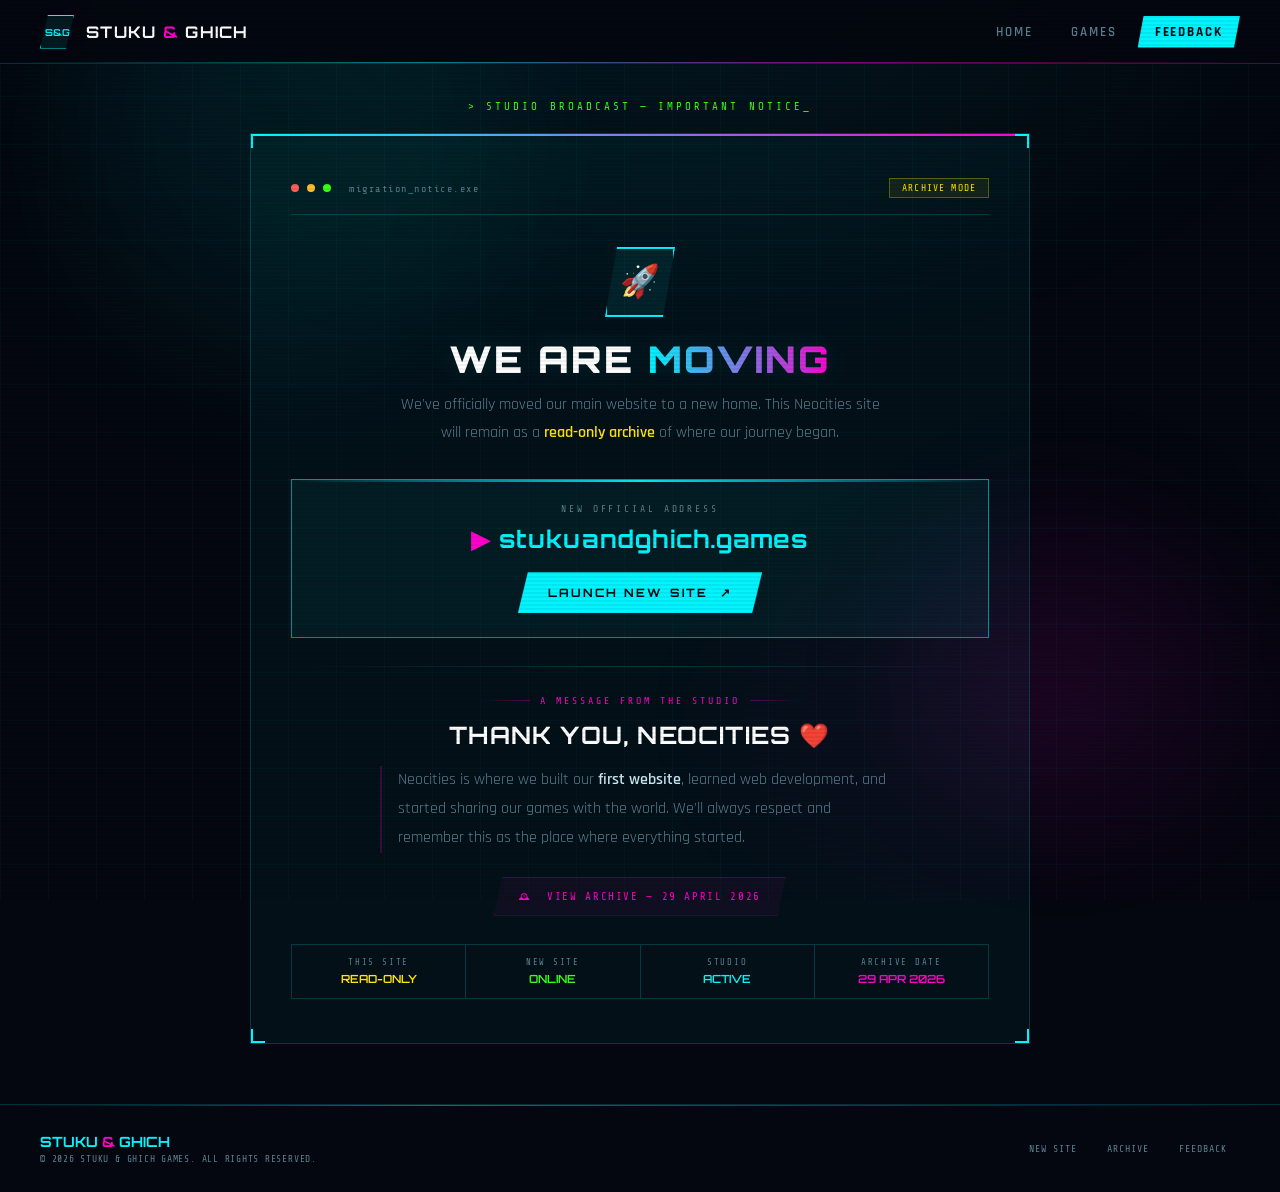
<file: migration_notice.html>
<!DOCTYPE html>
<html lang="en">
<head>
  <meta charset="UTF-8"/>
  <meta name="viewport" content="width=device-width, initial-scale=1.0"/>
  <title>We've Moved — Stuku &amp; Ghich Games</title>
  <link href="https://fonts.googleapis.com/css2?family=Orbitron:wght@400;600;700;900&family=Rajdhani:wght@300;400;500;600;700&family=Share+Tech+Mono&display=swap" rel="stylesheet">
  <style>
    :root {
      --cyan: #00f5ff;
      --cyan2: #00c8d4;
      --magenta: #ff00cc;
      --green: #39ff14;
      --yellow: #ffe600;
      --dark: #04070f;
      --dark2: #080e1a;
      --dark3: #0c1526;
      --panel: rgba(0,245,255,0.04);
      --border-c: rgba(0,245,255,0.18);
      --border-h: rgba(0,245,255,0.55);
      --text: #c8e8f0;
      --text-dim: #5a8090;
    }

    *, *::before, *::after { box-sizing: border-box; margin: 0; padding: 0; }
    html { scroll-behavior: smooth; }

    body {
      font-family: 'Rajdhani', sans-serif;
      background: var(--dark);
      color: var(--text);
      overflow-x: hidden;
      min-height: 100vh;
      display: flex;
      flex-direction: column;
    }

    /* SCANLINES */
    body::after {
      content: '';
      position: fixed; inset: 0; pointer-events: none; z-index: 9999;
      background: repeating-linear-gradient(
        0deg, transparent, transparent 2px,
        rgba(0,0,0,0.06) 2px, rgba(0,0,0,0.06) 4px
      );
    }

    /* GRID BG */
    .grid-bg {
      position: fixed; inset: 0; z-index: 0; pointer-events: none;
      background-image:
        linear-gradient(rgba(0,245,255,0.03) 1px, transparent 1px),
        linear-gradient(90deg, rgba(0,245,255,0.03) 1px, transparent 1px);
      background-size: 48px 48px;
    }
    .grid-bg::after {
      content: ''; position: absolute; inset: 0;
      background:
        radial-gradient(ellipse 80% 60% at 50% 0%, rgba(0,245,255,0.07) 0%, transparent 70%),
        radial-gradient(ellipse 50% 50% at 80% 80%, rgba(255,0,204,0.05) 0%, transparent 60%);
    }

    /* ORBS */
    .orb { position: fixed; border-radius: 50%; filter: blur(70px); pointer-events: none; z-index: 0; animation: float 9s ease-in-out infinite; }
    .o1 { width: 450px; height: 450px; background: rgba(0,245,255,0.05); top: -80px; left: 5%; }
    .o2 { width: 300px; height: 300px; background: rgba(255,0,204,0.05); bottom: 10%; right: 5%; animation-delay: -4s; }
    @keyframes float { 0%,100%{transform:translateY(0) scale(1)} 50%{transform:translateY(-24px) scale(1.07)} }

    /* HEADER */
    header {
      position: fixed; top: 0; left: 0; right: 0; z-index: 500;
      height: 64px; display: flex; align-items: center; justify-content: space-between;
      padding: 0 40px;
      background: rgba(4,7,15,0.93);
      border-bottom: 1px solid var(--border-c);
      backdrop-filter: blur(20px);
    }
    header::after {
      content: ''; position: absolute; bottom: 0; left: 0; right: 0; height: 1px;
      background: linear-gradient(90deg, transparent, var(--cyan), var(--magenta), transparent);
      opacity: 0.5;
    }
    .logo { display: flex; align-items: center; gap: 12px; text-decoration: none; }
    .logo-chip {
      width: 34px; height: 34px; background: rgba(0,245,255,0.08);
      border: 1.5px solid var(--cyan);
      display: flex; align-items: center; justify-content: center;
      font-family: 'Orbitron', monospace; font-size: 0.6rem; font-weight: 700; color: var(--cyan);
      clip-path: polygon(8px 0%,100% 0%,calc(100% - 8px) 100%,0% 100%);
    }
    .logo-name { font-family: 'Orbitron', monospace; font-size: 1rem; font-weight: 700; letter-spacing: 0.08em; color: #fff; }
    .logo-name em { font-style: normal; color: var(--magenta); }

    nav { display: flex; gap: 4px; align-items: center; }
    nav a {
      font-family: 'Rajdhani', sans-serif; font-size: 0.8rem; font-weight: 600;
      letter-spacing: 0.15em; text-transform: uppercase; color: var(--text-dim);
      text-decoration: none; padding: 7px 16px; border: 1px solid transparent;
      transition: all 0.22s;
      clip-path: polygon(6px 0%,100% 0%,calc(100% - 6px) 100%,0% 100%);
    }
    nav a:hover { color: var(--cyan); border-color: var(--border-c); background: var(--panel); }
    nav a.cta { color: var(--dark); background: var(--cyan); border-color: var(--cyan); font-weight: 700; }
    nav a.cta:hover { background: var(--cyan2); box-shadow: 0 0 20px rgba(0,245,255,0.4); }

    /* HUD CORNERS */
    .hc { position: absolute; width: 14px; height: 14px; pointer-events: none; }
    .hc.tl { top:0; left:0; border-top:2px solid var(--cyan); border-left:2px solid var(--cyan); }
    .hc.tr { top:0; right:0; border-top:2px solid var(--cyan); border-right:2px solid var(--cyan); }
    .hc.bl { bottom:0; left:0; border-bottom:2px solid var(--cyan); border-left:2px solid var(--cyan); }
    .hc.br { bottom:0; right:0; border-bottom:2px solid var(--cyan); border-right:2px solid var(--cyan); }

    /* MAIN */
    main {
      flex: 1; display: flex; flex-direction: column;
      align-items: center; justify-content: center;
      padding: 100px 24px 60px;
      position: relative; z-index: 1;
      gap: 20px;
    }

    /* ANIMATIONS */
    @keyframes fu { from{opacity:0;transform:translateY(22px)} to{opacity:1;transform:translateY(0)} }
    @keyframes gslide { 0%{background-position:0%} 100%{background-position:200%} }
    @keyframes cur { 0%,100%{opacity:1} 50%{opacity:0} }
    @keyframes blink { 0%,100%{opacity:1} 50%{opacity:0.3} }
    @keyframes pulse-ring {
      0% { transform: scale(0.95); box-shadow: 0 0 0 0 rgba(0,245,255,0.4); }
      70% { transform: scale(1); box-shadow: 0 0 0 18px rgba(0,245,255,0); }
      100% { transform: scale(0.95); box-shadow: 0 0 0 0 rgba(0,245,255,0); }
    }

    .page-tag {
      font-family: 'Share Tech Mono', monospace; font-size: 0.68rem;
      color: var(--green); letter-spacing: 0.28em; text-align: center;
      opacity: 0; animation: fu 0.7s 0.1s forwards;
    }
    .page-tag::before { content: '> '; }
    .page-tag::after { content: '_'; animation: cur 1s step-end infinite; }

    /* MAIN PANEL */
    .migrate-panel {
      position: relative; width: 100%; max-width: 780px;
      border: 1px solid var(--border-c); background: var(--panel); padding: 44px 40px;
      transition: border-color 0.3s;
      opacity: 0; animation: fu 0.8s 0.25s forwards;
    }
    .migrate-panel::before {
      content: ''; position: absolute; top: 0; left: 0; right: 0; height: 2px;
      background: linear-gradient(90deg, var(--cyan), var(--magenta), var(--cyan));
      background-size: 200%; animation: gslide 3s linear infinite;
    }
    .migrate-panel:hover { border-color: var(--border-h); }

    /* panel bar */
    .panel-bar {
      display: flex; align-items: center; justify-content: space-between;
      margin-bottom: 32px; padding-bottom: 16px; border-bottom: 1px solid var(--border-c);
    }
    .bar-left { display: flex; align-items: center; gap: 8px; }
    .bd { width: 8px; height: 8px; border-radius: 50%; }
    .bd-r { background: #ff5f56; }
    .bd-y { background: #ffbd2e; }
    .bd-g { background: var(--green); animation: blink 2s ease-in-out infinite; }
    .bar-file { font-family: 'Share Tech Mono', monospace; font-size: 0.63rem; color: var(--text-dim); letter-spacing: 0.15em; margin-left: 10px; }
    .bar-badge {
      font-family: 'Share Tech Mono', monospace; font-size: 0.6rem; color: var(--yellow);
      border: 1px solid rgba(255,230,0,0.3); background: rgba(255,230,0,0.07);
      padding: 4px 12px; letter-spacing: 0.12em;
    }

    /* rocket + title */
    .move-header {
      display: flex; flex-direction: column; align-items: center;
      text-align: center; margin-bottom: 32px;
    }
    .move-icon {
      width: 70px; height: 70px;
      border: 2px solid var(--cyan);
      background: rgba(0,245,255,0.07);
      display: flex; align-items: center; justify-content: center;
      font-size: 2rem; margin-bottom: 20px;
      animation: pulse-ring 2.5s ease-in-out infinite;
      clip-path: polygon(12px 0%,100% 0%,calc(100% - 12px) 100%,0% 100%);
    }
    .move-title {
      font-family: 'Orbitron', monospace; font-weight: 900;
      font-size: clamp(1.5rem, 4vw, 2.3rem);
      letter-spacing: 0.06em; color: #fff; line-height: 1.2; margin-bottom: 10px;
      text-shadow: 0 0 30px rgba(0,245,255,0.15);
    }
    .move-title span {
      background: linear-gradient(90deg, var(--cyan), var(--magenta));
      -webkit-background-clip: text; -webkit-text-fill-color: transparent; background-clip: text;
    }
    .move-sub { font-size: 1rem; color: var(--text-dim); line-height: 1.75; max-width: 500px; }
    .move-sub strong { color: var(--yellow); font-weight: 600; }

    /* new home box */
    .new-home {
      border: 1px solid var(--border-h); background: rgba(0,245,255,0.05);
      padding: 24px 28px; margin-bottom: 28px; text-align: center; position: relative;
    }
    .new-home::before {
      content: ''; position: absolute; top: 0; left: 0; right: 0; height: 2px;
      background: linear-gradient(90deg, transparent, var(--cyan), transparent);
    }
    .nh-label {
      font-family: 'Share Tech Mono', monospace; font-size: 0.6rem;
      color: var(--text-dim); letter-spacing: 0.3em; text-transform: uppercase; margin-bottom: 10px;
    }
    .nh-url {
      font-family: 'Orbitron', monospace; font-size: clamp(1rem, 2.5vw, 1.5rem);
      font-weight: 700; letter-spacing: 0.05em;
      color: var(--cyan); text-decoration: none; display: inline-block;
      transition: all 0.22s;
    }
    .nh-url:hover { text-shadow: 0 0 24px rgba(0,245,255,0.8); transform: scale(1.02); }
    .nh-arrow { color: var(--magenta); margin-right: 8px; }

    .visit-btn {
      display: inline-flex; align-items: center; gap: 10px; margin-top: 18px;
      padding: 13px 30px;
      background: var(--cyan); color: var(--dark);
      font-family: 'Orbitron', monospace; font-size: 0.72rem; font-weight: 700;
      letter-spacing: 0.18em; text-transform: uppercase; text-decoration: none;
      transition: all 0.22s;
      clip-path: polygon(10px 0%,100% 0%,calc(100% - 10px) 100%,0% 100%);
    }
    .visit-btn:hover { box-shadow: 0 0 30px rgba(0,245,255,0.5); transform: translateY(-2px); background: var(--cyan2); }

    /* divider */
    .panel-div {
      height: 1px; background: linear-gradient(90deg, transparent, var(--border-c), transparent);
      margin: 28px 0;
    }

    /* thank you */
    .ty-section { text-align: center; }
    .ty-eyebrow {
      font-family: 'Share Tech Mono', monospace; font-size: 0.62rem;
      color: var(--magenta); letter-spacing: 0.3em; text-transform: uppercase;
      margin-bottom: 14px; display: flex; align-items: center; justify-content: center; gap: 10px;
    }
    .ty-eyebrow::before, .ty-eyebrow::after {
      content: ''; width: 50px; height: 1px;
      background: linear-gradient(90deg, transparent, rgba(255,0,204,0.35));
    }
    .ty-eyebrow::after { background: linear-gradient(90deg, rgba(255,0,204,0.35), transparent); }

    .ty-title {
      font-family: 'Orbitron', monospace; font-size: clamp(1.1rem, 2.5vw, 1.5rem);
      font-weight: 700; color: #fff; letter-spacing: 0.05em; margin-bottom: 16px;
    }
    .ty-body {
      font-size: 1rem; color: var(--text-dim); line-height: 1.8;
      max-width: 520px; margin: 0 auto 24px;
      border-left: 2px solid rgba(255,0,204,0.2); padding-left: 16px; text-align: left;
    }
    .ty-body strong { color: var(--text); font-weight: 600; }

    .archive-btn {
      display: inline-flex; align-items: center; gap: 10px;
      padding: 12px 24px;
      background: rgba(255,0,204,0.05); border: 1px solid rgba(255,0,204,0.25);
      color: var(--magenta); text-decoration: none;
      font-family: 'Share Tech Mono', monospace; font-size: 0.68rem; letter-spacing: 0.15em;
      transition: all 0.22s;
      clip-path: polygon(8px 0%,100% 0%,calc(100% - 8px) 100%,0% 100%);
    }
    .archive-btn:hover {
      background: rgba(255,0,204,0.12); border-color: rgba(255,0,204,0.5);
      transform: translateY(-2px); box-shadow: 0 0 20px rgba(255,0,204,0.15);
    }

    /* status row */
    .status-row { display: flex; border: 1px solid var(--border-c); margin-top: 28px; }
    .sr-cell { flex: 1; padding: 12px 14px; border-right: 1px solid var(--border-c); text-align: center; }
    .sr-cell:last-child { border-right: none; }
    .sr-lbl { font-family: 'Share Tech Mono', monospace; font-size: 0.55rem; color: var(--text-dim); letter-spacing: 0.2em; text-transform: uppercase; margin-bottom: 5px; }
    .sr-val { font-family: 'Orbitron', monospace; font-size: 0.7rem; font-weight: 600; color: var(--cyan); }
    .sr-val.grn { color: var(--green); }
    .sr-val.ylw { color: var(--yellow); }
    .sr-val.mag { color: var(--magenta); }

    /* FOOTER */
    footer { border-top: 1px solid var(--border-c); padding: 28px 40px; position: relative; z-index: 1; }
    footer::before {
      content: ''; position: absolute; top: 0; left: 0; right: 0; height: 1px;
      background: linear-gradient(90deg, transparent, var(--cyan), var(--magenta), transparent); opacity: 0.45;
    }
    .f-inner { max-width: 1200px; margin: 0 auto; display: flex; justify-content: space-between; align-items: center; flex-wrap: wrap; gap: 16px; }
    .f-name { font-family: 'Orbitron', monospace; font-size: 0.88rem; font-weight: 700; color: var(--cyan); }
    .f-name em { font-style: normal; color: var(--magenta); }
    .f-copy { font-family: 'Share Tech Mono', monospace; font-size: 0.6rem; color: var(--text-dim); letter-spacing: 0.08em; margin-top: 4px; }
    .f-links { display: flex; gap: 4px; flex-wrap: wrap; }
    .f-links a {
      font-family: 'Share Tech Mono', monospace; font-size: 0.62rem; color: var(--text-dim);
      text-decoration: none; letter-spacing: 0.1em; padding: 6px 12px;
      border: 1px solid transparent; transition: all 0.22s;
    }
    .f-links a:hover { color: var(--cyan); border-color: var(--border-c); background: var(--panel); }

    @media(max-width:600px){
      header { padding: 0 16px; }
      main { padding: 90px 16px 50px; }
      .migrate-panel { padding: 22px 18px; }
      footer { padding: 20px 16px; }
      .status-row { flex-wrap: wrap; }
      .sr-cell { min-width: 50%; border-bottom: 1px solid var(--border-c); }
      .sr-cell:nth-child(3), .sr-cell:nth-child(4) { border-bottom: none; }
      nav a { font-size: 0.7rem; padding: 6px 10px; }
      .logo-name { font-size: 0.82rem; }
      .hm { display: none; }
    }
  </style>
</head>
  <!-- Google tag (gtag.js) -->
<script async src="https://www.googletagmanager.com/gtag/js?id=G-DMY0KFKS8Z"></script>
<script>
  window.dataLayer = window.dataLayer || [];
  function gtag(){dataLayer.push(arguments);}
  gtag('js', new Date());

  gtag('config', 'G-DMY0KFKS8Z');
</script>
<body>
  <div class="grid-bg"></div>
  <div class="orb o1"></div>
  <div class="orb o2"></div>

  <header>
    <a href="https://stukuandghich.games" class="logo">
      <div class="logo-chip">S&amp;G</div>
      <div class="logo-name">STUKU <em>&amp;</em> GHICH</div>
    </a>
    <nav>
      <a href="https://stukuandghich.games" class="hm">HOME</a>
      <a href="https://stukuandghich.games/#games" class="hm">GAMES</a>
      <a href="https://stukuandghich.games/feedback.html" class="cta">FEEDBACK</a>
    </nav>
  </header>

  <main>
    <div class="page-tag">STUDIO BROADCAST — IMPORTANT NOTICE</div>

    <div class="migrate-panel">
      <div class="hc tl"></div><div class="hc tr"></div>
      <div class="hc bl"></div><div class="hc br"></div>

      <div class="panel-bar">
        <div class="bar-left">
          <div class="bd bd-r"></div>
          <div class="bd bd-y"></div>
          <div class="bd bd-g"></div>
          <span class="bar-file">migration_notice.exe</span>
        </div>
        <div class="bar-badge">ARCHIVE MODE</div>
      </div>

      <!-- MOVING SECTION -->
      <div class="move-header">
        <div class="move-icon">🚀</div>
        <h1 class="move-title">WE ARE <span>MOVING</span></h1>
        <p class="move-sub">We've officially moved our main website to a new home. This Neocities site will remain as a <strong>read-only archive</strong> of where our journey began.</p>
      </div>

      <div class="new-home">
        <div class="nh-label">New Official Address</div>
        <a href="https://stukuandghich.games" target="_blank" class="nh-url">
          <span class="nh-arrow">▶</span>stukuandghich.games
        </a>
        <br>
        <a href="https://stukuandghich.games" target="_blank" class="visit-btn">
          LAUNCH NEW SITE &nbsp;↗
        </a>
      </div>

      <div class="panel-div"></div>

      <!-- THANK YOU SECTION -->
      <div class="ty-section">
        <div class="ty-eyebrow">A Message from the Studio</div>
        <h2 class="ty-title">THANK YOU, NEOCITIES ❤️</h2>
        <p class="ty-body">
          Neocities is where we built our <strong>first website</strong>, learned web development, and started sharing our games with the world. We'll always respect and remember this as the place where everything started.
        </p>
        <a href="https://stukuandghich.neocities.org/old/ARCHIVES/29-04-2026/" class="archive-btn">
          🕰&nbsp; VIEW ARCHIVE — 29 APRIL 2026
        </a>
      </div>

      <!-- STATUS ROW -->
      <div class="status-row">
        <div class="sr-cell">
          <div class="sr-lbl">This Site</div>
          <div class="sr-val ylw">READ-ONLY</div>
        </div>
        <div class="sr-cell">
          <div class="sr-lbl">New Site</div>
          <div class="sr-val grn">ONLINE</div>
        </div>
        <div class="sr-cell">
          <div class="sr-lbl">Studio</div>
          <div class="sr-val">ACTIVE</div>
        </div>
        <div class="sr-cell">
          <div class="sr-lbl">Archive Date</div>
          <div class="sr-val mag">29 APR 2026</div>
        </div>
      </div>
    </div>
  </main>

  <footer>
    <div class="f-inner">
      <div>
        <div class="f-name">STUKU <em>&amp;</em> GHICH</div>
        <div class="f-copy">© 2026 STUKU &amp; GHICH GAMES. ALL RIGHTS RESERVED.</div>
      </div>
      <div class="f-links">
        <a href="https://stukuandghich.games">NEW SITE</a>
        <a href="https://stukuandghich.neocities.org/old/ARCHIVES/29-04-2026/">ARCHIVE</a>
        <a href="https://stukuandghich.games/feedback.html">FEEDBACK</a>
      </div>
    </div>
  </footer>
</body>
</html>
</file>
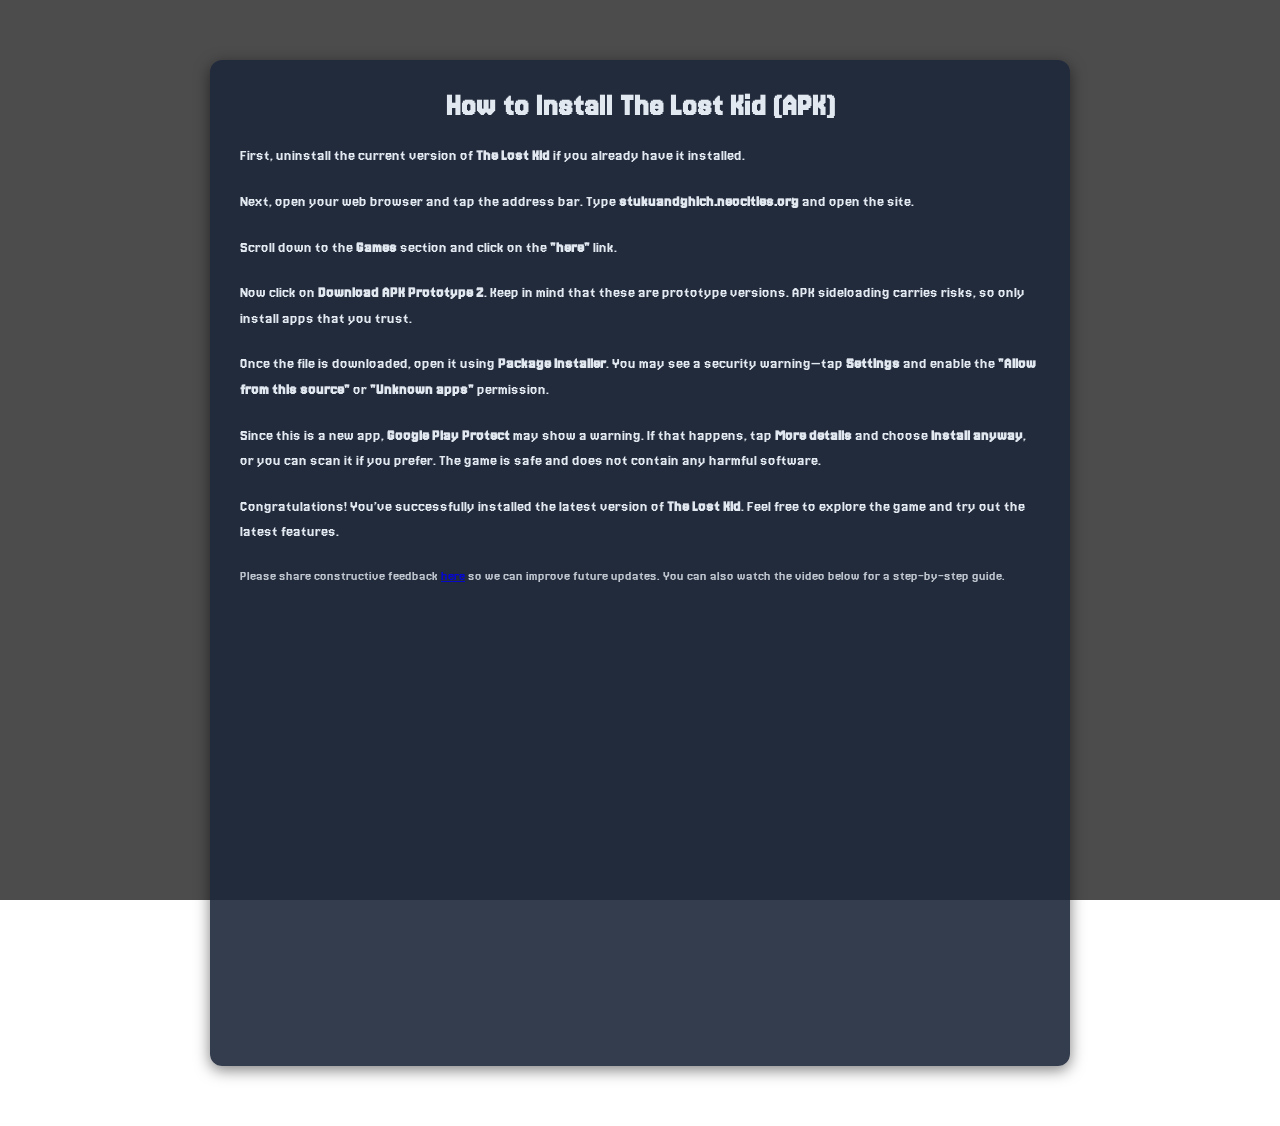
<file: sideloadtutorial.html>
<!DOCTYPE html>

<html>
<head>
  <meta charset="UTF-8">
  <meta name="viewport" content="width=device-width, initial-scale=1.0">
  <title>How to Install – The Lost Kid</title>

  <style>
    @font-face {
      font-family: pixelify;
      src: url(pixelify.ttf);
    }

    body {
      margin: 0;
      font-family: pixelify, sans-serif;
      color: #e2e8f0;

      background:
        linear-gradient(rgba(0, 0, 0, 0.7), rgba(0, 0, 0, 0.7)),
        url("https://external-content.duckduckgo.com/iu/?u=https%3A%2F%2Fcdn1.epicgames.com%2Fue%2Fproduct%2FScreenshot%2FScreenshot19-1920x1080-810b476ed14a4555fd683c9bce63979e.jpg");

      background-size: cover;
      background-position: center;
      background-attachment: fixed;
    }

    .container {
      max-width: 800px;
      margin: 60px auto;
      padding: 30px;
      background: rgba(30, 41, 59, 0.9);
      border-radius: 12px;
      box-shadow: 0 4px 15px rgba(0,0,0,0.5);
    }

    h1 {
      text-align: center;
      margin-top: 0;
    }

    p {
      line-height: 1.6;
      margin: 15px 0;
    }

    .step {
      margin-bottom: 20px;
    }

    iframe {
      width: 100%;
      height: 400px;
      border: none;
      border-radius: 10px;
      margin-top: 30px;
    }

    .note {
      font-size: 0.9rem;
      opacity: 0.8;
      margin-top: 20px;
    }
  </style>

</head>

<body>

  <div class="container">
    <h1>How to Install The Lost Kid (APK)</h1>


<p class="step">
  First, uninstall the current version of <strong>The Lost Kid</strong> if you already have it installed.
</p>

<p class="step">
  Next, open your web browser and tap the address bar. Type <strong>stukuandghich.neocities.org</strong> and open the site.
</p>

<p class="step">
  Scroll down to the <strong>Games</strong> section and click on the <strong>"here"</strong> link.
</p>

<p class="step">
  Now click on <strong>Download APK Prototype 2</strong>. Keep in mind that these are prototype versions. APK sideloading carries risks, so only install apps that you trust.
</p>

<p class="step">
  Once the file is downloaded, open it using <strong>Package Installer</strong>. You may see a security warning—tap <strong>Settings</strong> and enable the <strong>"Allow from this source"</strong> or <strong>"Unknown apps"</strong> permission.
</p>

<p class="step">
  Since this is a new app, <strong>Google Play Protect</strong> may show a warning. If that happens, tap <strong>More details</strong> and choose <strong>Install anyway</strong>, or you can scan it if you prefer. The game is safe and does not contain any harmful software.
</p>

<p class="step">
  Congratulations! You’ve successfully installed the latest version of <strong>The Lost Kid</strong>. Feel free to explore the game and try out the latest features.
</p>

<p class="note">
  Please share constructive feedback <a href="feedback.html">here</a> so we can improve future updates. You can also watch the video below for a step-by-step guide.
</p>

<iframe src="https://www.youtube.com/embed/sd9JoqhuuH8"
  title="How to install the latest version of The Lost Kid"
  allow="accelerometer; autoplay; clipboard-write; encrypted-media; gyroscope; picture-in-picture; web-share"
  allowfullscreen>
</iframe>


  </div>

</body>
</html>
</file>
